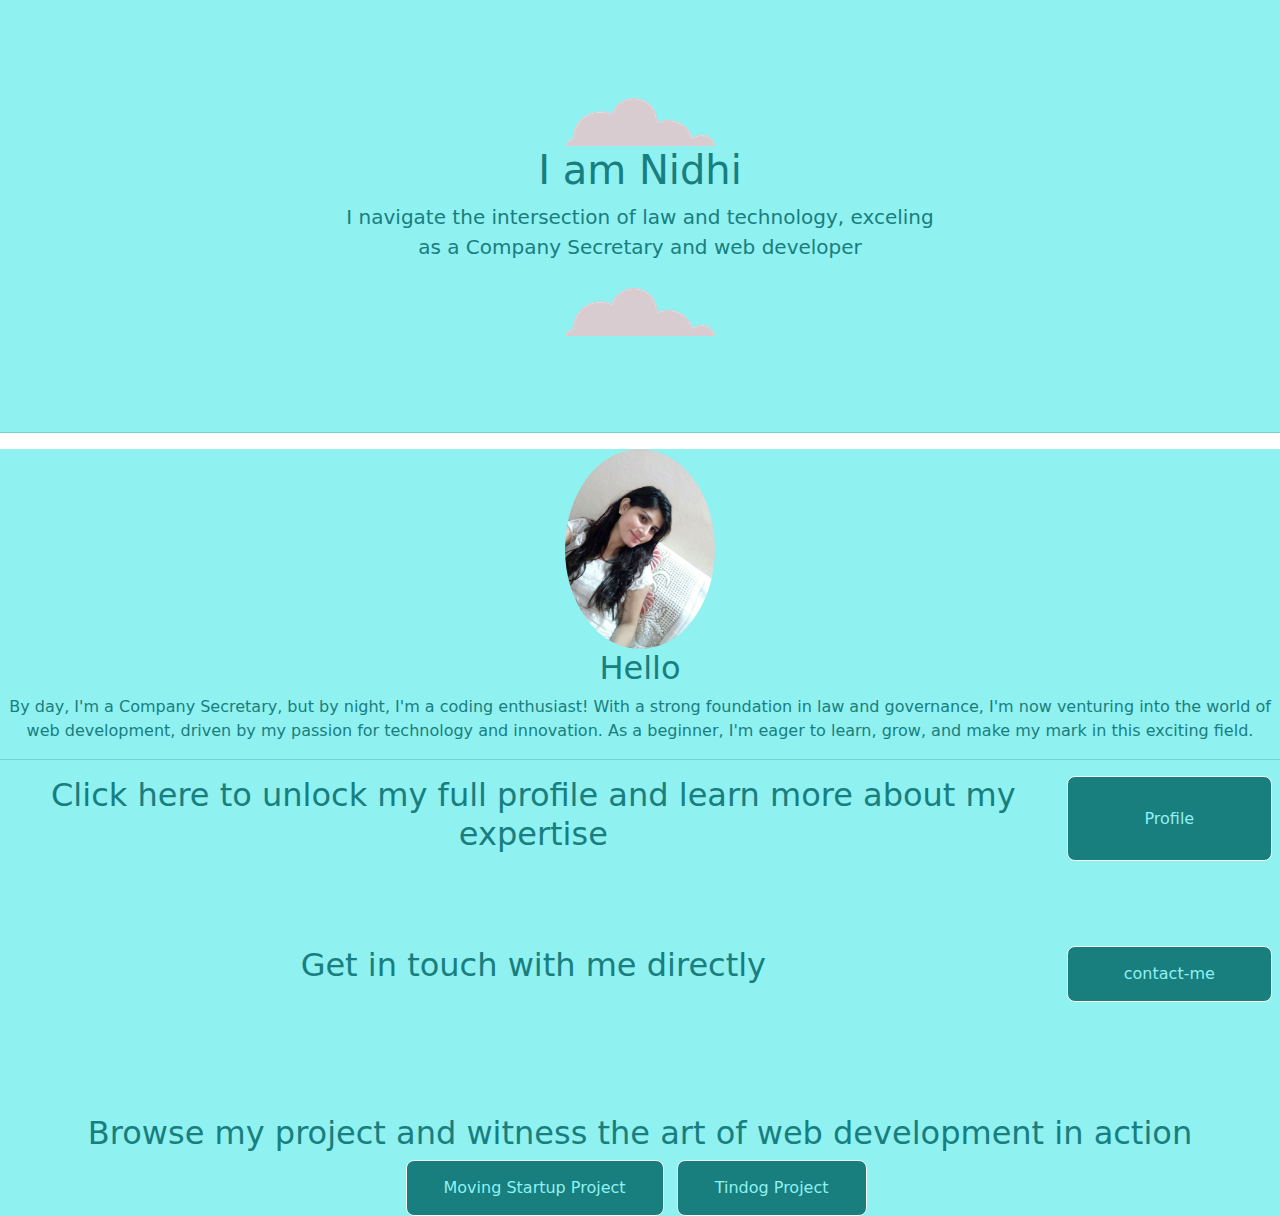
<file: index.html>
<!DOCTYPE html>
<html lang="en">
    <head>
        <meta charset="UTF-8">
        <meta name="viewport" content="width=device-width, initial-scale=1.0">
        <Title> Nidhi Shastri</Title>
        <link href="https://cdn.jsdelivr.net/npm/bootstrap@5.3.3/dist/css/bootstrap.min.css" rel="stylesheet" integrity="sha384-QWTKZyjpPEjISv5WaRU9OFeRpok6YctnYmDr5pNlyT2bRjXh0JMhjY6hW+ALEwIH" crossorigin="anonymous">
        <link rel="stylesheet" href="./style.css">
      </head>

    <body>
      <div class="Top">
        <div class="px-4 py-5 my-5 text-center">
          <img src="./asset/cloud.png" alt="cloud">
            <h1>I am Nidhi</h1>
            <div class="col-lg-6 mx-auto">
              <p class="lead mb-4"> I navigate the intersection of law and technology, exceling as a Company Secretary and web developer </p>
              <img  src="./asset/cloud.png" alt="cloud">        
            </div>
            </div>
            <hr>
        </div>    
      </div>
      <div class="middle">
        <div class="profile">
          <img class="photo" src="./asset/Nidhi_photo.jpeg" alt="Nidhi_photo" height="200px 200px">
          <h2>Hello</h2>
          <p class="intro">By day, I'm a Company Secretary, but by night, I'm a coding enthusiast! With a strong foundation in law and governance, 
            I'm now venturing into the world of web development, driven by my passion for technology and innovation. As a beginner, I'm eager to learn, grow, and make my mark in this exciting field.</p>
        </div>
        <hr>
       <div class="Resume">
        <h2>Click here to unlock my full profile and learn more about my expertise</h2>
        <button type="button" class="btn btn-primary btn-lg px-4 me-md-2 btn-light">
          <a class="btn" href="./public/index.html">Profile</a> 
        </button>
        <br>     
       </div>
       <div class="contact-me">
        <h2>Get in touch with me directly</h2>
        <button type="button" class="btn btn-primary btn-lg px-4 me-md-2 btn-light">
        <a class="btn" href="./public/contact.html">contact-me</a>
      </button>
      </div>
       <div clas="projects">
            <h2>Browse my project and witness the art of web development in action</h2>
            <button type="button" class="btn btn-primary btn-lg px-4 me-md-2 btn-light">
              <a class="btn" href="./public/11.2 Bootstrap Components/index.html">Moving Startup Project </a>
            </button>
            <button type="button" class="btn btn-primary btn-lg px-4 me-md-2 btn-light">
              <a class="btn" href="./public/11.3 TinDog Project/index.html"> Tindog Project </a>
            </button>
              </div>
            </div>
        </div> 
</body>
</html>
</file>
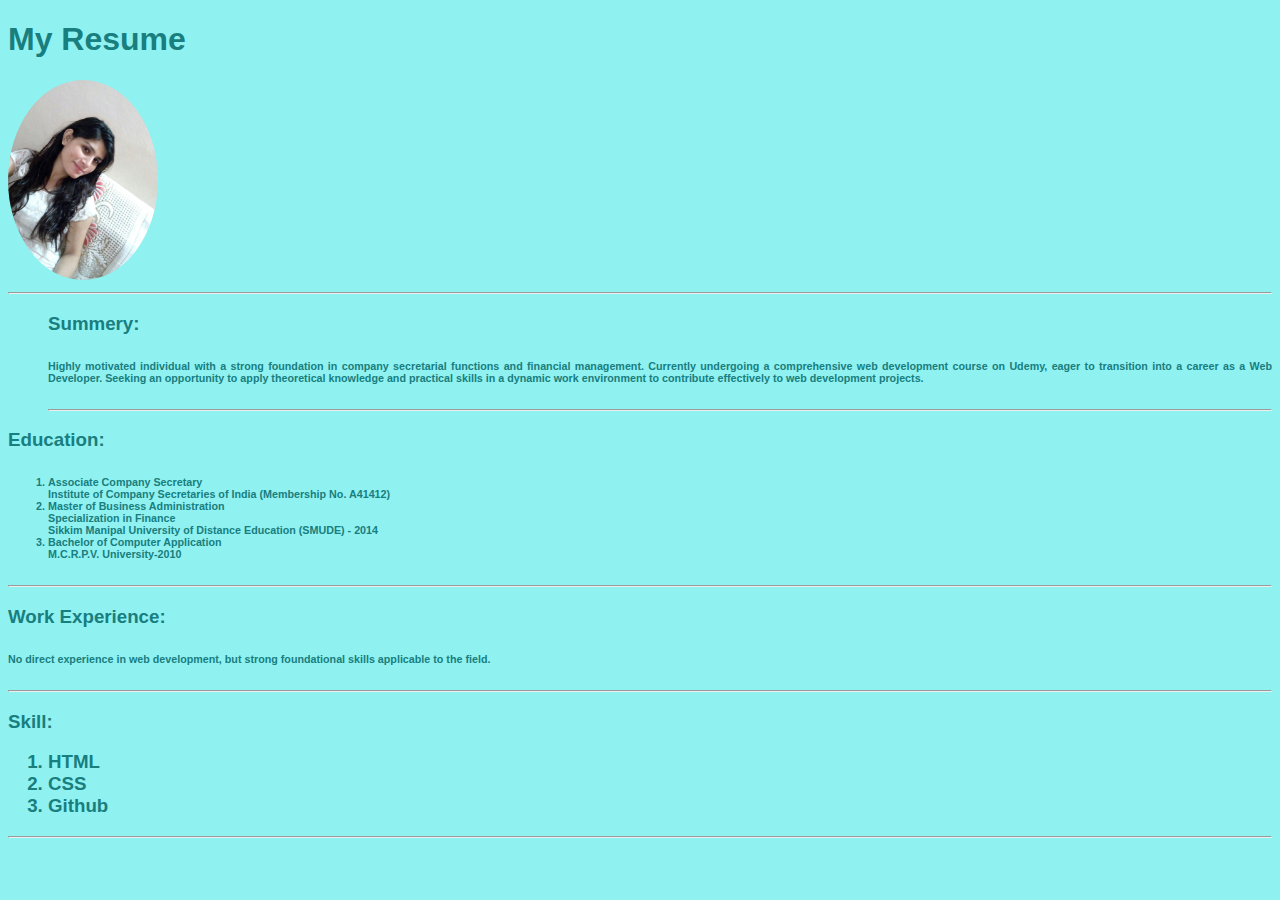
<file: public/index.html>
<!DOCTYPE html>
<html lang="en">
<meta charset="UTF-8">
<link rel="stylesheet" href="./resume.css">
<head>
    <meta charset="UTF-8">
<div class="container">
    <h1>My Resume</h1>
    <img class= "photo" src="../asset/Nidhi_photo.jpeg" alt="photo" height=200>
<hr>
</head>
<body>
<ul>
    <div class="Summery">
<h3>Summery:
<h6>Highly motivated individual with a strong foundation in company secretarial functions and financial management. Currently undergoing a comprehensive web development course on Udemy, eager to transition into a career as a Web Developer. Seeking an opportunity to apply theoretical knowledge and practical skills in a dynamic work environment to contribute effectively to web development projects.</h6>
</h3></div><hr>
</div>
<div class="education">
<h3>Education:
    <h6>
        <ol>
             <li>Associate Company Secretary<br/>
        Institute of Company Secretaries of India (Membership No. A41412)
             </li>
            <li>Master of Business Administration<br/>
            Specialization in Finance<br/>
            Sikkim Manipal University of Distance Education (SMUDE) - 2014
            </li>
            <li>Bachelor of Computer Application <br/>
                M.C.R.P.V. University-2010
            </li>
        </ol>
    </h6>
</h3><hr>
</div>
<div class="workexperience">
    <h3>Work Experience:
    <h6>No direct experience in web development, but strong foundational skills applicable to the field.
    </h6><hr>
</h3>
</div>
<div class="skills">
<h3>Skill:
    <ol>
        <li>HTML</li>
        <li>CSS</li>
        <li>Github</li>
    </ol>
</h3><hr>
</div>
</div>
</body>
</file>
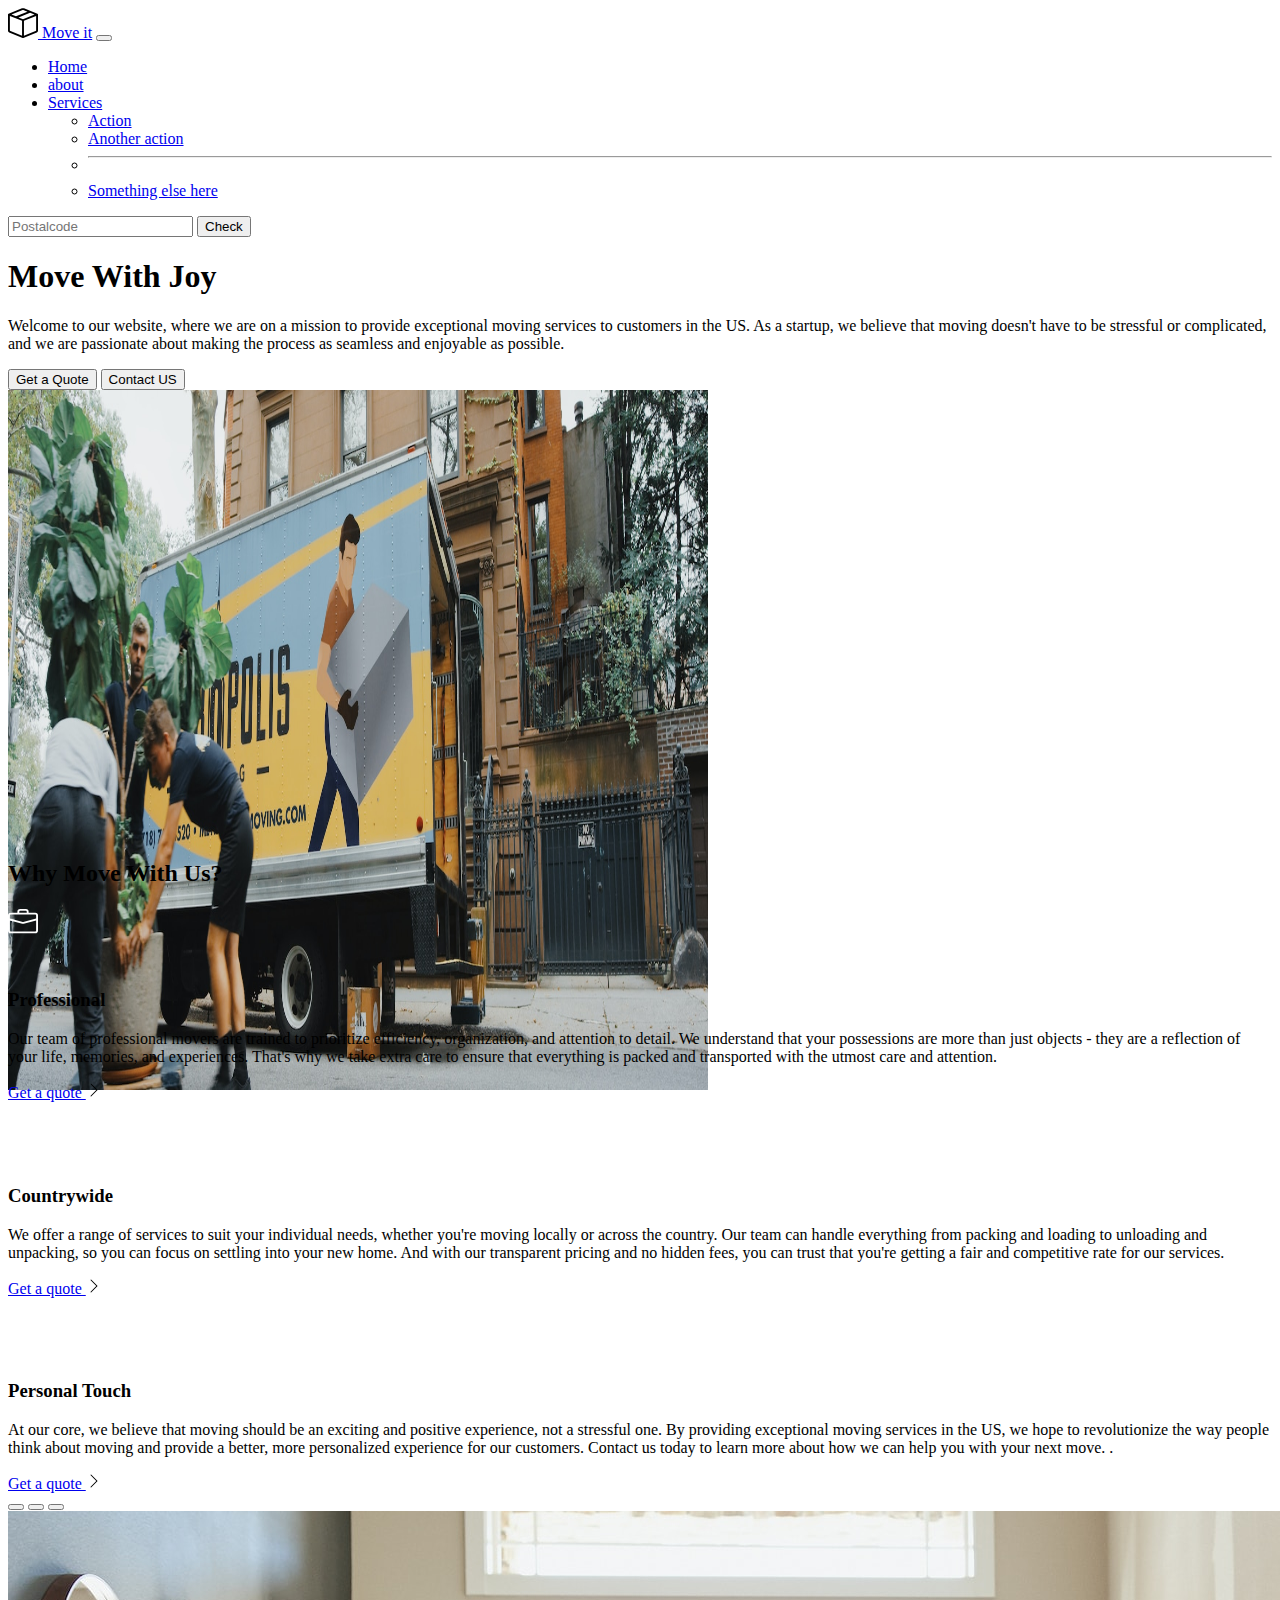
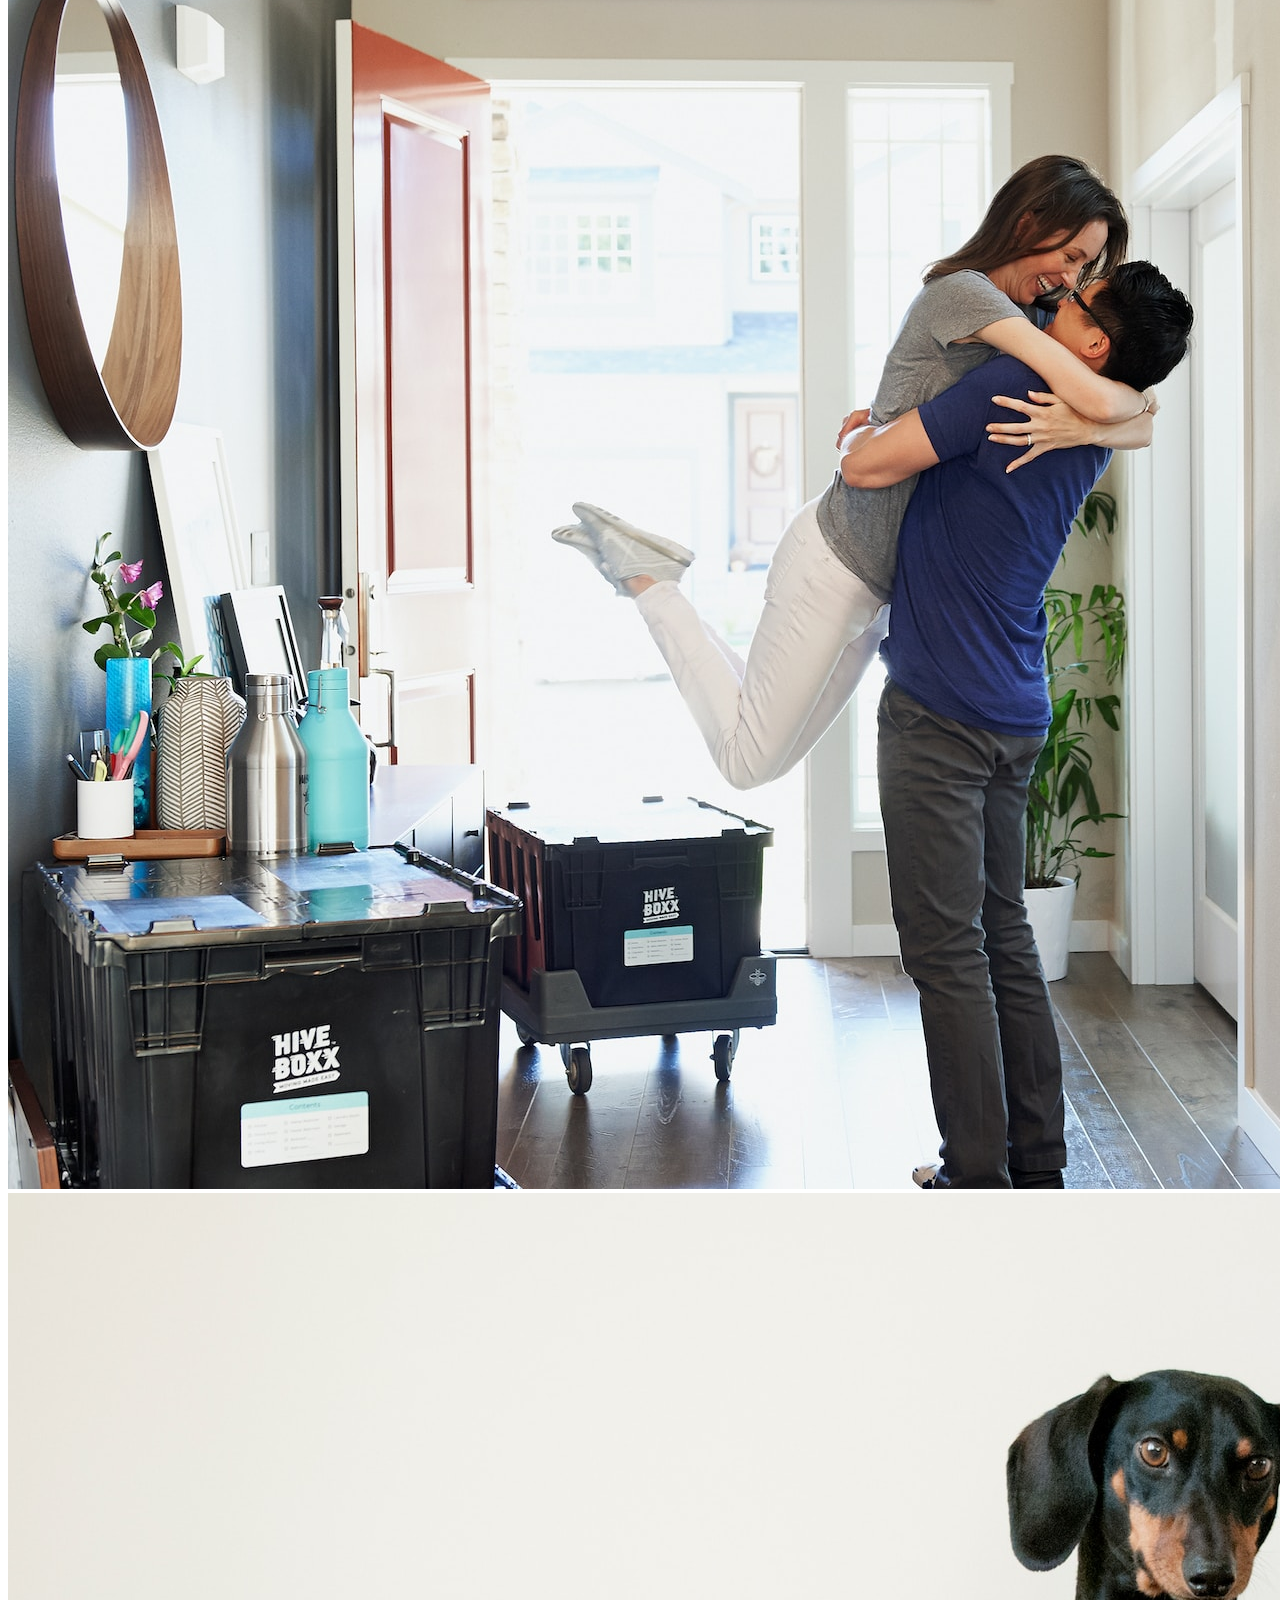
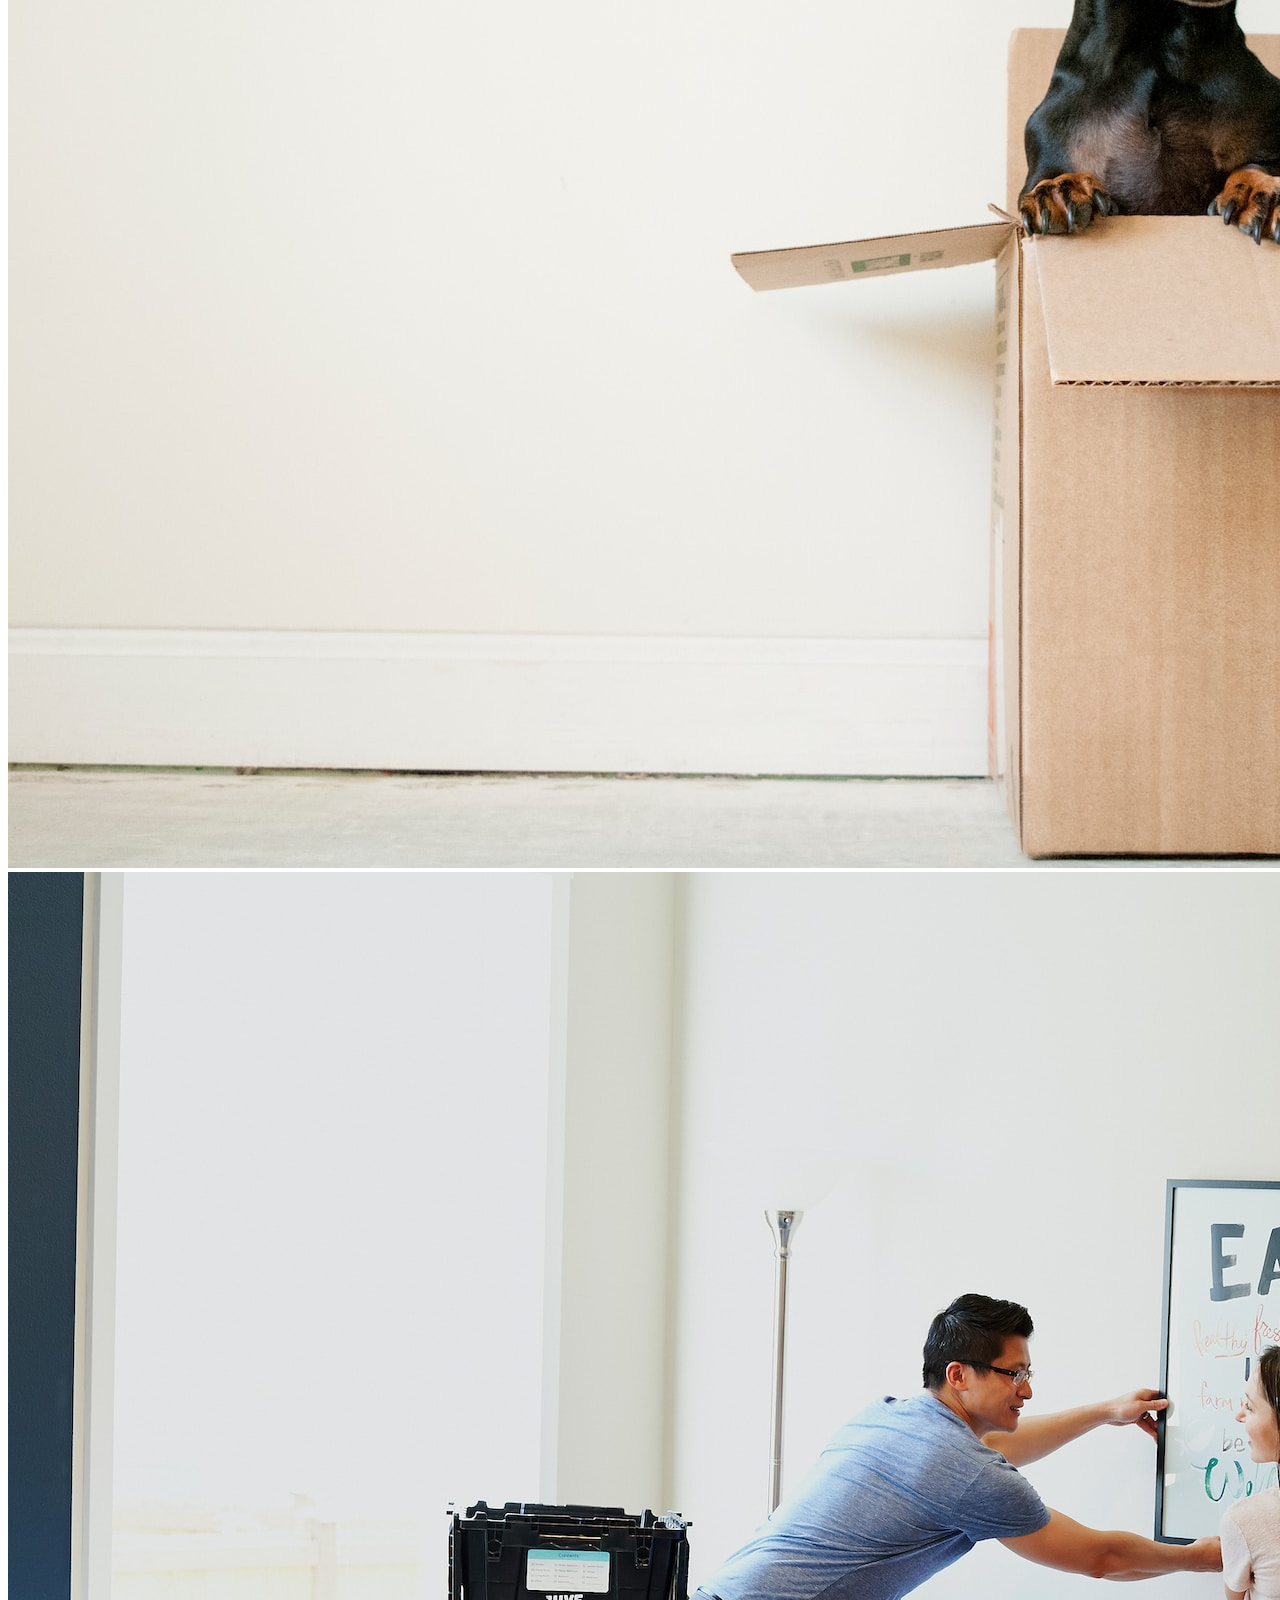
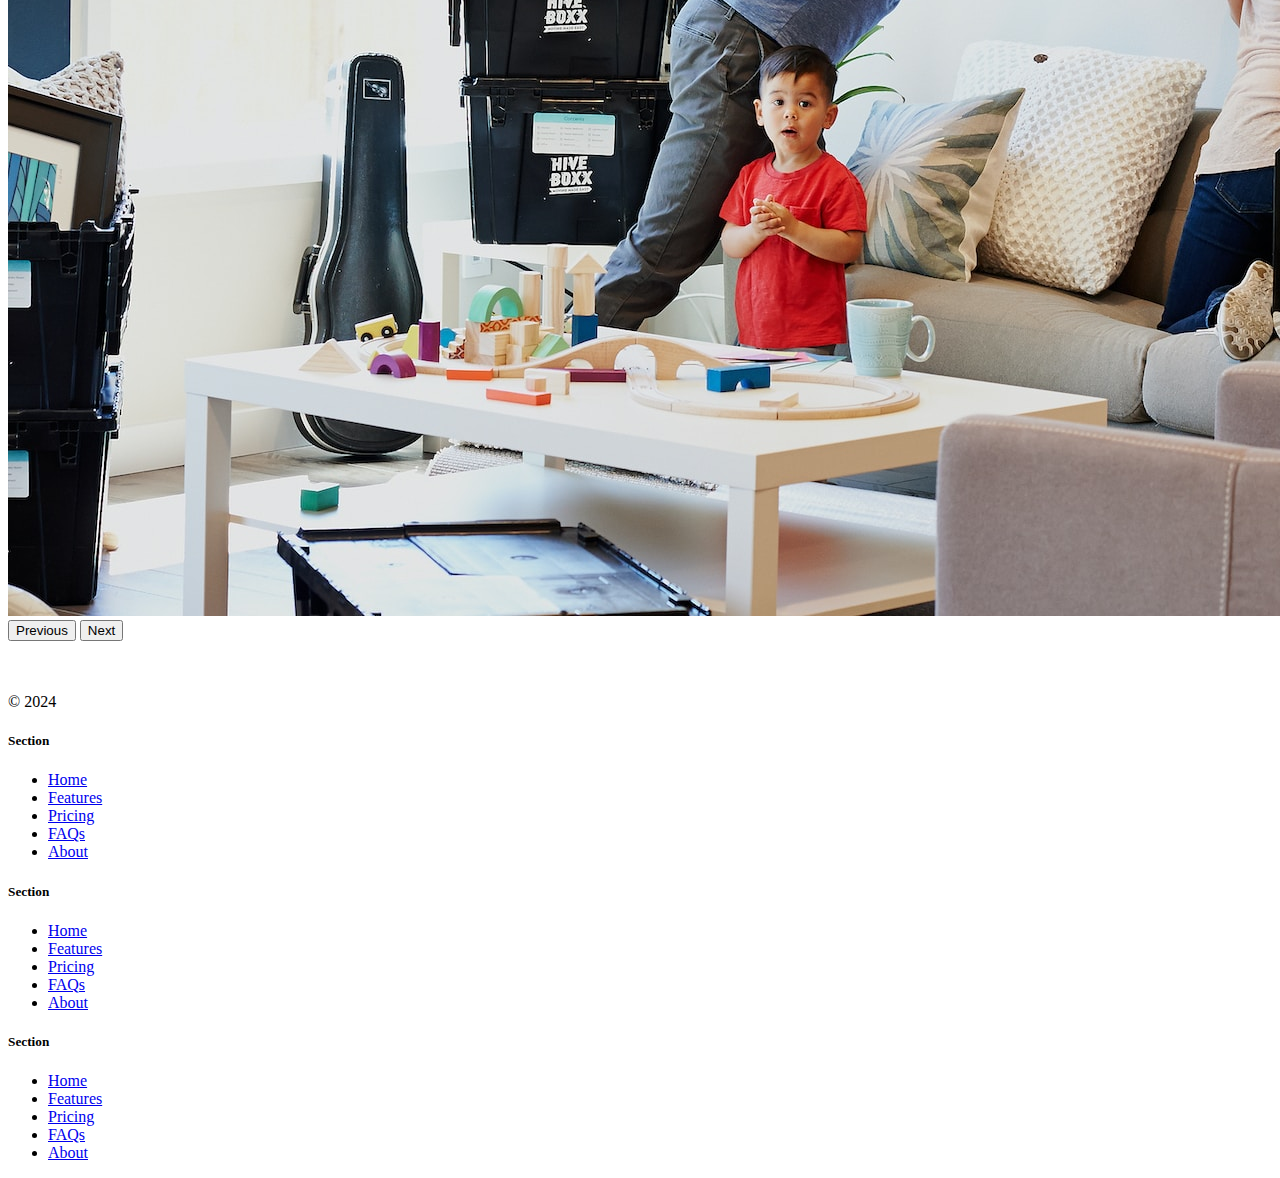
<file: public/11.2 Bootstrap Components/index.html>
<!DOCTYPE html>
<html lang="en">

<head>
  <meta charset="UTF-8">
  <meta name="viewport" content="width=device-width, initial-scale=1.0">
  <title>Moving startup</title>
  <link href="https://cdn.jsdelivr.net/npm/bootstrap@5.3.0-alpha2/dist/css/bootstrap.min.css" rel="stylesheet"
    integrity="sha384-aFq/bzH65dt+w6FI2ooMVUpc+21e0SRygnTpmBvdBgSdnuTN7QbdgL+OapgHtvPp" crossorigin="anonymous">
  <style>
    .feature-icon {
    width: 4rem;
    height: 4rem;
    border-radius: .75rem;
}
  </style>
</head>

<body>

  <nav class="navbar navbar-expand-lg bg-body-tertiary">
    <div class="container-fluid">
      <a class="navbar-brand" href="#"><img src="./box-seam.svg" height="30"> Move it</a>
      <button class="navbar-toggler" type="button" data-bs-toggle="collapse" data-bs-target="#navbarSupportedContent" aria-controls="navbarSupportedContent" aria-expanded="false" aria-label="Toggle navigation">
        <span class="navbar-toggler-icon"></span>
      </button>
      <div class="collapse navbar-collapse" id="navbarSupportedContent">
        <ul class="navbar-nav me-auto mb-2 mb-lg-0">
          <li class="nav-item">
            <a class="nav-link active" aria-current="page" href="#">Home</a>
          </li>
          <li class="nav-item">
            <a class="nav-link" href="#">about</a>
          </li>
          <li class="nav-item dropdown">
            <a class="nav-link dropdown-toggle" href="#" role="button" data-bs-toggle="dropdown" aria-expanded="false">
              Services
            </a>
            <ul class="dropdown-menu">
              <li><a class="dropdown-item" href="#">Action</a></li>
              <li><a class="dropdown-item" href="#">Another action</a></li>
              <li><hr class="dropdown-divider"></li>
              <li><a class="dropdown-item" href="#">Something else here</a></li>
            </ul>
          </li>
          
        </ul>
        <form class="d-flex" role="search">
          <input class="form-control me-2" type="search" placeholder="Postalcode" aria-label="Search">
          <button class="btn btn-outline-success" type="submit">Check</button>
        </form>
      </div>
    </div>
  </nav>
  <div class="px-4 pt-5 my-5 text-center border-bottom">
    <h1 class="display-4 fw-bold text-body-emphasis">Move With Joy</h1>
    <div class="col-lg-6 mx-auto">
      <p class="lead mb-4">Welcome to our website, where we are on a mission to provide exceptional moving services to customers in the US. As a startup, we believe that moving doesn't have to be stressful or complicated, and we are passionate about making the process as seamless and enjoyable as possible.</p>
      <div class="d-grid gap-2 d-sm-flex justify-content-sm-center mb-5">
        <button type="button" class="btn btn-primary btn-lg px-4 me-sm-3">Get a Quote</button>
        <button type="button" class="btn btn-outline-secondary btn-lg px-4">Contact US</button>
      </div>
    </div>
    <div class="overflow-hidden" style="max-height: 50vh;">
      <div class="container px-5">
        <img src="./moving-van.jpg" class="img-fluid border rounded-3 shadow-lg mb-4" alt="a moving moving-van" width="700" height="700" loading="lazy">
      </div>
    </div>
  </div>
  <div class="container px-4 py-5" id="featured-3">
    <h2 class="pb-2 border-bottom">Why Move With Us?</h2>
    <div class="row g-4 py-5 row-cols-1 row-cols-lg-3">
      <div class="feature col">
        <div class="feature-icon d-inline-flex align-items-center justify-content-center text-bg-primary bg-gradient fs-2 mb-3">
         <img src="./briefcase.svg" alt="briefcase" height="30">
        </div>
        <h3 class="fs-2 text-body-emphasis">Professional</h3>
        <p>Our team of professional movers are trained to prioritize efficiency, organization, and attention to detail. We understand that your possessions are more than just objects - they are a reflection of your life, memories, and experiences. That's why we take extra care to ensure that everything is packed and transported with the utmost care and attention.
        </p>
        <a href="#" class="icon-link">
          Get a quote
          <img src="./chevron-right.svg" alt="chevron-right">
        </a>
      </div>
      <div class="feature col">
        <div class="feature-icon d-inline-flex align-items-center justify-content-center text-bg-primary bg-gradient fs-2 mb-3">
         <img src="./bus-front.svg" alt="bus-front" height="30">
        </div>
        <h3 class="fs-2 text-body-emphasis">Countrywide</h3>
        <p>We offer a range of services to suit your individual needs, whether you're moving locally or across the country. Our team can handle everything from packing and loading to unloading and unpacking, so you can focus on settling into your new home. And with our transparent pricing and no hidden fees, you can trust that you're getting a fair and competitive rate for our services.
        </p>
        <a href="#" class="icon-link">
          Get a quote
          <img src="./chevron-right.svg" alt="chevron-right">
        </a>
      </div>
      <div class="feature col">
        <div class="feature-icon d-inline-flex align-items-center justify-content-center text-bg-primary bg-gradient fs-2 mb-3">
        <img src="./chat-square-heart.svg" alt="a=chat-square-heart" height="30">
        </div>
        <h3 class="fs-2 text-body-emphasis">Personal Touch</h3>
        <p>At our core, we believe that moving should be an exciting and positive experience, not a stressful one. By providing exceptional moving services in the US, we hope to revolutionize the way people think about moving and provide a better, more personalized experience for our customers. Contact us today to learn more about how we can help you with your next move.
          .</p>
        <a href="#" class="icon-link">
          Get a quote
          <img src="./chevron-right.svg" alt="chevron-right">
        </a>
      </div>
    </div>
  </div>
  <div class="container">
  <div id="carouselExampleIndicators" class="carousel slide">
    <div class="carousel-indicators">
      <button type="button" data-bs-target="#carouselExampleIndicators" data-bs-slide-to="0" class="active" aria-current="true" aria-label="Slide 1"></button>
      <button type="button" data-bs-target="#carouselExampleIndicators" data-bs-slide-to="1" aria-label="Slide 2"></button>
      <button type="button" data-bs-target="#carouselExampleIndicators" data-bs-slide-to="2" aria-label="Slide 3"></button>
    </div>
    <div class="carousel-inner">
      <div class="carousel-item active">
        <img src="./couple.jpg" class="d-block w-100" alt=" couple">
      </div>
      <div class="carousel-item">
        <img src="./dog.jpg" class="d-block w-100" alt="a dog in box">
      </div>
      <div class="carousel-item">
        <img src="./family.jpg" class="d-block w-100" alt="a family">
      </div>
    </div>
    <button class="carousel-control-prev" type="button" data-bs-target="#carouselExampleIndicators" data-bs-slide="prev">
      <span class="carousel-control-prev-icon" aria-hidden="true"></span>
      <span class="visually-hidden">Previous</span>
    </button>
    <button class="carousel-control-next" type="button" data-bs-target="#carouselExampleIndicators" data-bs-slide="next">
      <span class="carousel-control-next-icon" aria-hidden="true"></span>
      <span class="visually-hidden">Next</span>
    </button>
  </div>  
</div>
<div class="container">
  <footer class="row row-cols-1 row-cols-sm-2 row-cols-md-5 py-5 my-5 border-top">
    <div class="col mb-3">
      <a href="/" class="d-flex align-items-center mb-3 link-body-emphasis text-decoration-none">
        <svg class="bi me-2" width="40" height="32"><use xlink:href="#bootstrap"></use></svg>
      </a>
      <p class="text-body-secondary">© 2024</p>
    </div>

    <div class="col mb-3">

    </div>

    <div class="col mb-3">
      <h5>Section</h5>
      <ul class="nav flex-column">
        <li class="nav-item mb-2"><a href="#" class="nav-link p-0 text-body-secondary">Home</a></li>
        <li class="nav-item mb-2"><a href="#" class="nav-link p-0 text-body-secondary">Features</a></li>
        <li class="nav-item mb-2"><a href="#" class="nav-link p-0 text-body-secondary">Pricing</a></li>
        <li class="nav-item mb-2"><a href="#" class="nav-link p-0 text-body-secondary">FAQs</a></li>
        <li class="nav-item mb-2"><a href="#" class="nav-link p-0 text-body-secondary">About</a></li>
      </ul>
    </div>

    <div class="col mb-3">
      <h5>Section</h5>
      <ul class="nav flex-column">
        <li class="nav-item mb-2"><a href="#" class="nav-link p-0 text-body-secondary">Home</a></li>
        <li class="nav-item mb-2"><a href="#" class="nav-link p-0 text-body-secondary">Features</a></li>
        <li class="nav-item mb-2"><a href="#" class="nav-link p-0 text-body-secondary">Pricing</a></li>
        <li class="nav-item mb-2"><a href="#" class="nav-link p-0 text-body-secondary">FAQs</a></li>
        <li class="nav-item mb-2"><a href="#" class="nav-link p-0 text-body-secondary">About</a></li>
      </ul>
    </div>

    <div class="col mb-3">
      <h5>Section</h5>
      <ul class="nav flex-column">
        <li class="nav-item mb-2"><a href="#" class="nav-link p-0 text-body-secondary">Home</a></li>
        <li class="nav-item mb-2"><a href="#" class="nav-link p-0 text-body-secondary">Features</a></li>
        <li class="nav-item mb-2"><a href="#" class="nav-link p-0 text-body-secondary">Pricing</a></li>
        <li class="nav-item mb-2"><a href="#" class="nav-link p-0 text-body-secondary">FAQs</a></li>
        <li class="nav-item mb-2"><a href="#" class="nav-link p-0 text-body-secondary">About</a></li>
      </ul>
    </div>
  </footer>
</div>






  <script src="https://cdn.jsdelivr.net/npm/@popperjs/core@2.11.8/dist/umd/popper.min.js" integrity="sha384-I7E8VVD/ismYTF4hNIPjVp/Zjvgyol6VFvRkX/vR+Vc4jQkC+hVqc2pM8ODewa9r" crossorigin="anonymous"></script>
<script src="https://cdn.jsdelivr.net/npm/bootstrap@5.3.3/dist/js/bootstrap.min.js" integrity="sha384-0pUGZvbkm6XF6gxjEnlmuGrJXVbNuzT9qBBavbLwCsOGabYfZo0T0to5eqruptLy" crossorigin="anonymous"></script>
</body>

</html>
</file>
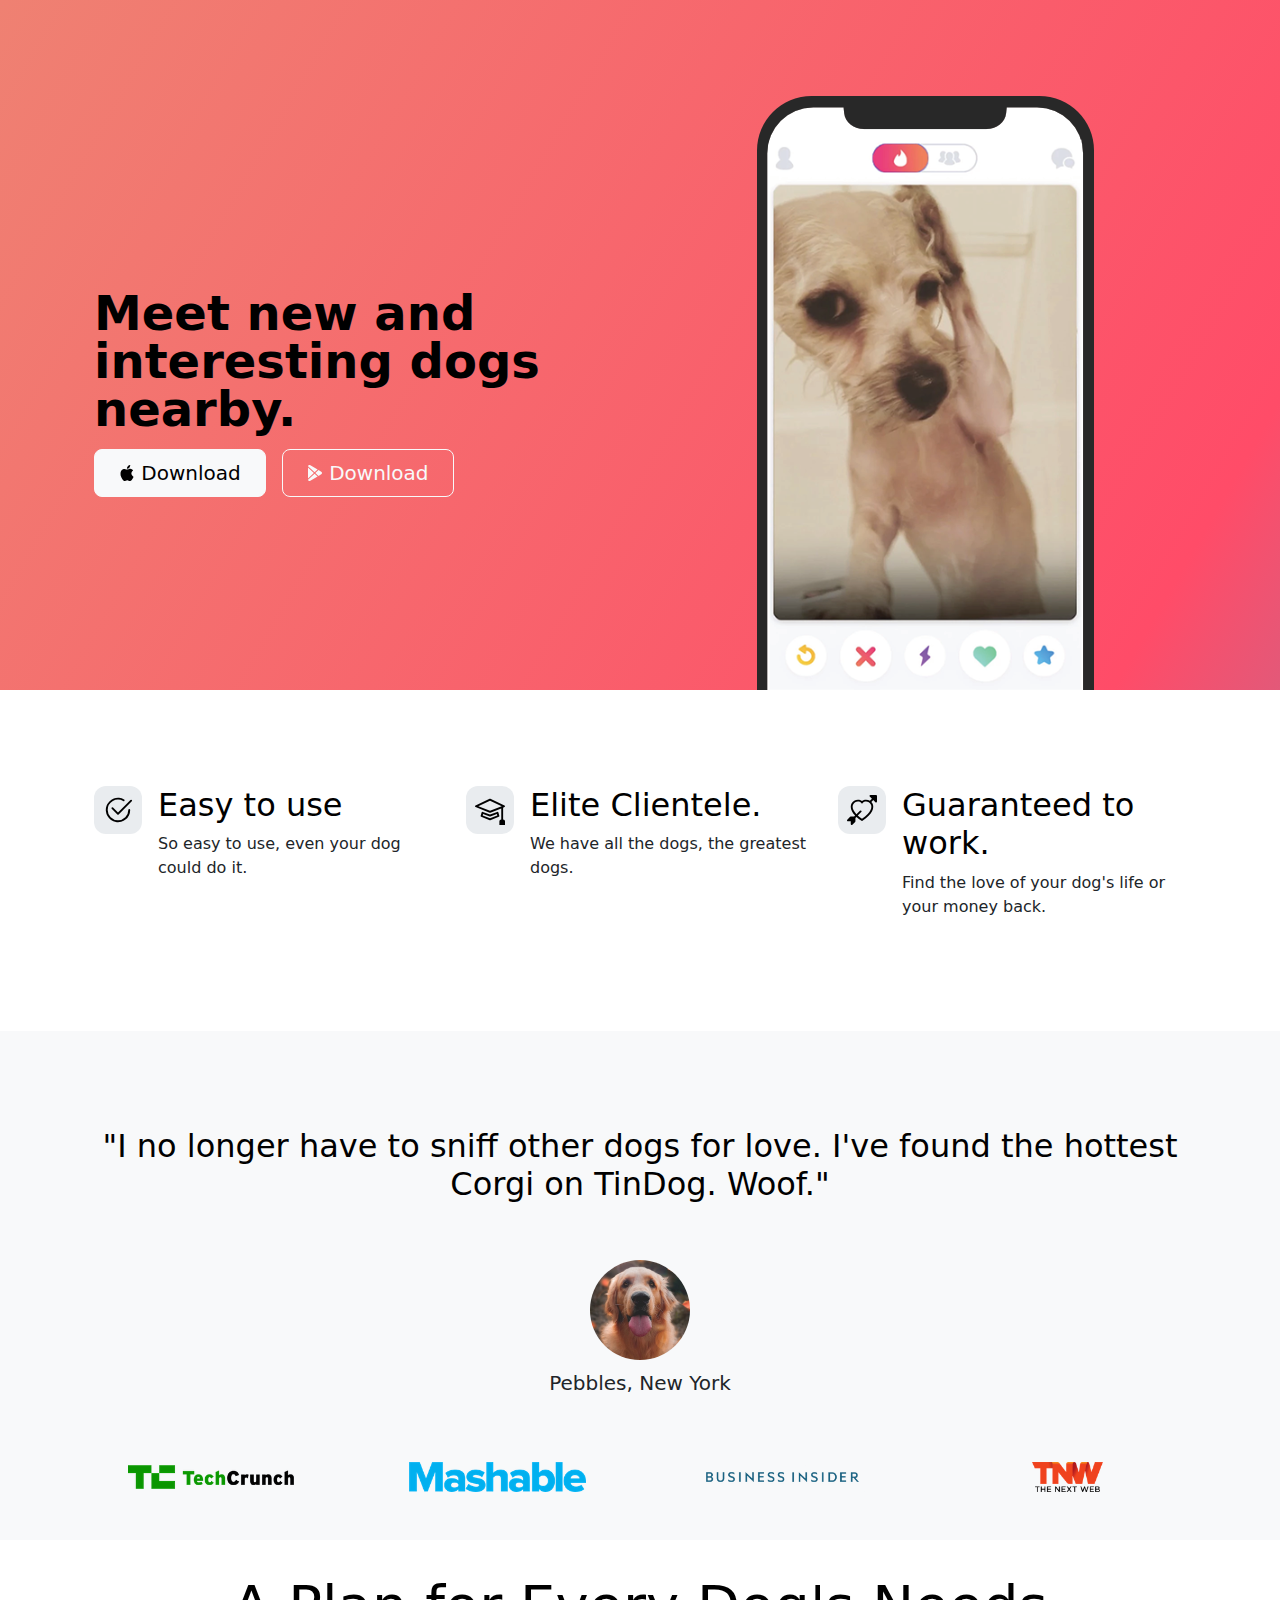
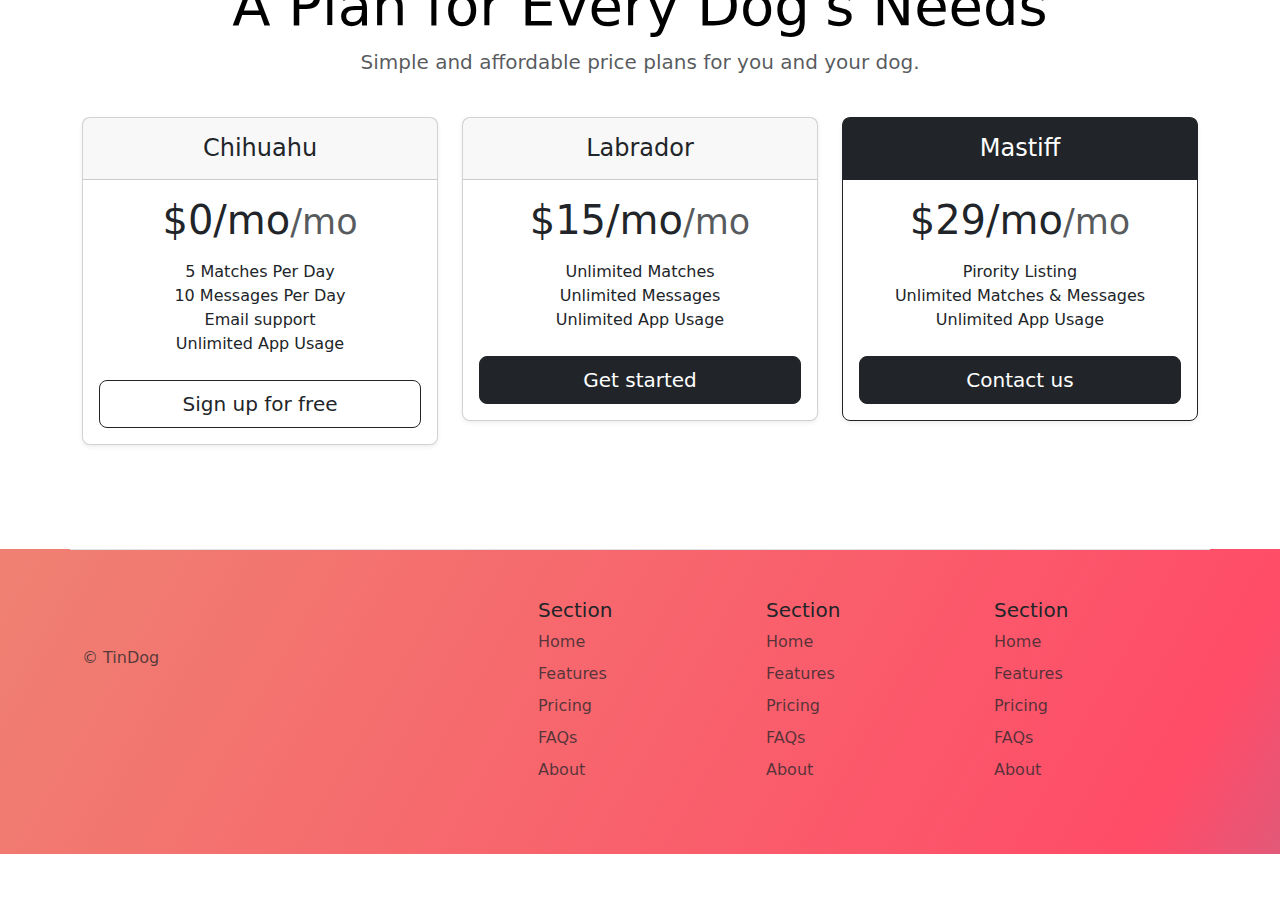
<file: public/11.3 TinDog Project/index.html>
<!DOCTYPE html>
<html lang="en">

<head>
  <meta charset="UTF-8">
  <meta name="viewport" content="width=device-width, initial-scale=1.0">
  <title>TinDog</title>
  <link href="https://cdn.jsdelivr.net/npm/bootstrap@5.3.3/dist/css/bootstrap.min.css" rel="stylesheet" integrity="sha384-QWTKZyjpPEjISv5WaRU9OFeRpok6YctnYmDr5pNlyT2bRjXh0JMhjY6hW+ALEwIH" crossorigin="anonymous">
<link rel="stylesheet" href="./style.css">
</head>

<body>

  <!-- Title -->
  <section id="title" class="gradient-background">
    <div class="container col-xxl-8 px-4 pt-5">
      <div class="row flex-lg-row-reverse align-items-center g-5 pt-5">
        <div class="col-10 col-sm-8 col-lg-6">
          <img src="./images/iphone.png" class="d-block mx-lg-auto img-fluid" alt="Bootstrap Themes" height="200" loading="lazy">
        </div>
        <div class="col-lg-6">
          <h1 class="display-5 fw-bold text-body-emphasis lh-1 mb-3">Meet new and interesting dogs nearby.
          </h1>
            <div class="d-grid gap-2 d-md-flex justify-content-md-start">
            <button type="button" class="btn btn-primary btn-lg px-4 me-md-2 btn-light"><svg xmlns="http://www.w3.org/2000/svg" width="16" height="16" fill="currentColor" class="bi bi-apple mb-1" viewBox="0 0 16 16">
              <path d="M11.182.008C11.148-.03 9.923.023 8.857 1.18c-1.066 1.156-.902 2.482-.878 2.516.024.034 1.52.087 2.475-1.258.955-1.345.762-2.391.728-2.43Zm3.314 11.733c-.048-.096-2.325-1.234-2.113-3.422.212-2.189 1.675-2.789 1.698-2.854.023-.065-.597-.79-1.254-1.157a3.692 3.692 0 0 0-1.563-.434c-.108-.003-.483-.095-1.254.116-.508.139-1.653.589-1.968.607-.316.018-1.256-.522-2.267-.665-.647-.125-1.333.131-1.824.328-.49.196-1.422.754-2.074 2.237-.652 1.482-.311 3.83-.067 4.56.244.729.625 1.924 1.273 2.796.576.984 1.34 1.667 1.659 1.899.319.232 1.219.386 1.843.067.502-.308 1.408-.485 1.766-.472.357.013 1.061.154 1.782.539.571.197 1.111.115 1.652-.105.541-.221 1.324-1.059 2.238-2.758.347-.79.505-1.217.473-1.282Z" />
            </svg> Download
            </button>
            <button type="button" class="btn btn-outline-secondary btn-lg px-4 btn-outline-light">
              <svg xmlns="http://www.w3.org/2000/svg" width="16" height="16" fill="currentColor" class="bi bi-google-play mb-1" viewBox="0 0 16 16">
              <path d="M14.222 9.374c1.037-.61 1.037-2.137 0-2.748L11.528 5.04 8.32 8l3.207 2.96 2.694-1.586Zm-3.595 2.116L7.583 8.68 1.03 14.73c.201 1.029 1.36 1.61 2.303 1.055l7.294-4.295ZM1 13.396V2.603L6.846 8 1 13.396ZM1.03 1.27l6.553 6.05 3.044-2.81L3.333.215C2.39-.341 1.231.24 1.03 1.27Z" />
              </svg> Download</button>
          </div>
        </div>
      </div>
    </div>
  </section>
  <!-- Features -->
  <section id="features">
    <div class="container px-4 py-5" id="hanging-icons">
      <div class="row g-4 py-5 row-cols-1 row-cols-lg-3">
        <div class="col d-flex align-items-start">
          <div class="icon-square text-body-emphasis bg-body-secondary d-inline-flex align-items-center justify-content-center fs-4 flex-shrink-0 me-3">
            <svg xmlns="http://www.w3.org/2000/svg" height="30" fill="currentColor" class="bi bi-check2-circle"
             viewBox="0 0 16 16">
            <path d="M2.5 8a5.5 5.5 0 0 1 8.25-4.764.5.5 0 0 0 .5-.866A6.5 6.5 0 1 0 14.5 8a.5.5 0 0 0-1 0 5.5 5.5 0 1 1-11 0z" /><path
              d="M15.354 3.354a.5.5 0 0 0-.708-.708L8 9.293 5.354 6.646a.5.5 0 1 0-.708.708l3 3a.5.5 0 0 0 .708 0l7-7z" />
            </svg>  
          </div>
          <div>
            <h3 class="fs-2 text-body-emphasis">Easy to use </h3>
            <p>So easy to use, even your dog could do it.</p>
          </div>
        </div>
        <div class="col d-flex align-items-start">
          <div class="icon-square text-body-emphasis bg-body-secondary d-inline-flex align-items-center justify-content-center fs-4 flex-shrink-0 me-3">
            <svg xmlns="http://www.w3.org/2000/svg" height="30" fill="currentColor" class="bi bi-mortarboard" viewBox="0 0 16 16">
              <path d="M8.211 2.047a.5.5 0 0 0-.422 0l-7.5 3.5a.5.5 0 0 0 .025.917l7.5 3a.5.5 0 0 0 .372 0L14 7.14V13a1 1 0 0 0-1 1v2h3v-2a1 1 0 0 0-1-1V6.739l.686-.275a.5.5 0 0 0 .025-.917l-7.5-3.5ZM8 8.46 1.758 5.965 8 3.052l6.242 2.913L8 8.46Z"/>
              <path d="M4.176 9.032a.5.5 0 0 0-.656.327l-.5 1.7a.5.5 0 0 0 .294.605l4.5 1.8a.5.5 0 0 0 .372 0l4.5-1.8a.5.5 0 0 0 .294-.605l-.5-1.7a.5.5 0 0 0-.656-.327L8 10.466 4.176 9.032Zm-.068 1.873.22-.748 3.496 1.311a.5.5 0 0 0 .352 0l3.496-1.311.22.748L8 12.46l-3.892-1.556Z"/>
              </svg>
            </div>
          <div>
            <h3 class="fs-2 text-body-emphasis">Elite Clientele.</h3>
            <p>We have all the dogs, the greatest dogs.</p>
          </div>
        </div>
        <div class="col d-flex align-items-start">
          <div class="icon-square text-body-emphasis bg-body-secondary d-inline-flex align-items-center justify-content-center fs-4 flex-shrink-0 me-3">
            <svg xmlns="http://www.w3.org/2000/svg" height="30" fill="currentColor" class="bi bi-arrow-through-heart"
            viewBox="0 0 16 16">
            <path fill-rule="evenodd"
              d="M2.854 15.854A.5.5 0 0 1 2 15.5V14H.5a.5.5 0 0 1-.354-.854l1.5-1.5A.5.5 0 0 1 2 11.5h1.793l.53-.53c-.771-.802-1.328-1.58-1.704-2.32-.798-1.575-.775-2.996-.213-4.092C3.426 2.565 6.18 1.809 8 3.233c1.25-.98 2.944-.928 4.212-.152L13.292 2 12.147.854A.5.5 0 0 1 12.5 0h3a.5.5 0 0 1 .5.5v3a.5.5 0 0 1-.854.354L14 2.707l-1.006 1.006c.236.248.44.531.6.845.562 1.096.585 2.517-.213 4.092-.793 1.563-2.395 3.288-5.105 5.08L8 13.912l-.276-.182a21.86 21.86 0 0 1-2.685-2.062l-.539.54V14a.5.5 0 0 1-.146.354l-1.5 1.5Zm2.893-4.894A20.419 20.419 0 0 0 8 12.71c2.456-1.666 3.827-3.207 4.489-4.512.679-1.34.607-2.42.215-3.185-.817-1.595-3.087-2.054-4.346-.761L8 4.62l-.358-.368c-1.259-1.293-3.53-.834-4.346.761-.392.766-.464 1.845.215 3.185.323.636.815 1.33 1.519 2.065l1.866-1.867a.5.5 0 1 1 .708.708L5.747 10.96Z" />
            </svg>
        </div>
        <div>
            <h3 class="fs-2 text-body-emphasis">Guaranteed to work.</h3>
            <p>Find the love of your dog's life or your money back.</p>
        </div>
        </div>
      </div>
    </div>
  </section>
  <!-- Testimonial -->
  <section id="testimonial">
    <div class="p-5 text-center bg-body-tertiary">
      <div class="container py-5">
        <h2 class="text-body-emphasis"> "I no longer have to sniff other dogs for love. I've found the hottest Corgi on TinDog. Woof."</h2>
        <img class="profile-img mt-5" src="./images/dog-img.jpg" alt="dog image">   
        <p class="col-lg-8 mx-auto lead mt-2">
        Pebbles, New York
      </p>
      </div>
      <div class="container">
        <div class="row">
          <div class="col-lg-3 col-sm-12">
            <img src="./images/techcrunch.png" alt="techcrunch" height="30">
          </div>
          <div class="col-lg-3 col-sm-12">
            <img src="./images/mashable.png" alt="mashable" height="30">
          </div>
          <div class="col-lg-3 col-sm-12">
            <img src="./images/bizinsider.png" alt="bizinsider" height="30">
          </div>
          <div class="col-lg-3 col-sm-12">
            <img src="./images/tnw.png" alt="tnw" height="30">
          </div>
        </div>
      </div>
    </div>
  </div>
  </section>
  <!-- Pricing -->
  <section id="pricing">
    <div class="container py-3">
           <div class="pricing-header p-3 pb-md-4 mx-auto text-center">
          <h1 class="display-4 fw-normal text-body-emphasis">A Plan for Every Dog's Needs</h1>
          <p class="fs-5 text-body-secondary">Simple and affordable price plans for you and your dog.</p>
        </div>
         <div class="row row-cols-1 row-cols-md-3 mb-3 text-center">
          <div class="col">
            <div class="card mb-4 rounded-3 shadow-sm">
              <div class="card-header py-3">
                <h4 class="my-0 fw-normal">Chihuahu</h4>
              </div>
              <div class="card-body">
                <h1 class="card-title pricing-card-title">$0/mo<small class="text-body-secondary fw-light">/mo</small></h1>
                <ul class="list-unstyled mt-3 mb-4">
                  <li>5 Matches Per Day</li>
                  <li>10 Messages Per Day</li>
                  <li>Email support</li>
                  <li>Unlimited App Usage</li>
                </ul>
                <button type="button" class="w-100 btn btn-lg btn-outline-dark">Sign up for free</button>
              </div>
            </div>
          </div>
          <div class="col">
            <div class="card mb-4 rounded-3 shadow-sm">
              <div class="card-header py-3">
                <h4 class="my-0 fw-normal">Labrador</h4>
              </div>
              <div class="card-body">
                <h1 class="card-title pricing-card-title">$15/mo<small class="text-body-secondary fw-light">/mo</small></h1>
                <ul class="list-unstyled mt-3 mb-4">
                  <li>Unlimited Matches</li>
                  <li>Unlimited Messages</li>
                  <li>Unlimited App Usage</li>
                </ul>
                <button type="button" class="w-100 btn btn-lg btn-dark">Get started</button>
              </div>
            </div>
          </div>
          <div class="col">
            <div class="card mb-4 rounded-3 shadow-sm border-dark">
              <div class="card-header py-3 text-bg-dark border-dark">
                <h4 class="my-0 fw-normal">Mastiff</h4>
              </div>
              <div class="card-body">
                <h1 class="card-title pricing-card-title">$29/mo<small class="text-body-secondary fw-light">/mo</small></h1>
                <ul class="list-unstyled mt-3 mb-4">
                  <li>Pirority Listing</li>
                  <li>Unlimited Matches & Messages</li>
                  <li>Unlimited App Usage</li>
                </ul>
                <button type="button" class="w-100 btn btn-lg btn-dark">Contact us</button>
              </div>
            </div>
          </div>
        </div>
      </section>
  <!-- Footer -->
  <section id="footer" class="gradient-background">
    <div class="container">
      <footer class="row row-cols-1 row-cols-sm-2 row-cols-md-5 py-5 my-5 border-top">
        <div class="col mb-3">
          <a href="/" class="d-flex align-items-center mb-3 link-body-emphasis text-decoration-none">
            <svg class="bi me-2" width="40" height="32"><use xlink:href="#bootstrap"></use></svg>
          </a>
          <p class="text-body-secondary">© TinDog </p>
        </div>
    
        <div class="col mb-3">
    
        </div>
    
        <div class="col mb-3">
          <h5>Section</h5>
          <ul class="nav flex-column">
            <li class="nav-item mb-2"><a href="#" class="nav-link p-0 text-body-secondary">Home</a></li>
            <li class="nav-item mb-2"><a href="#" class="nav-link p-0 text-body-secondary">Features</a></li>
            <li class="nav-item mb-2"><a href="#" class="nav-link p-0 text-body-secondary">Pricing</a></li>
            <li class="nav-item mb-2"><a href="#" class="nav-link p-0 text-body-secondary">FAQs</a></li>
            <li class="nav-item mb-2"><a href="#" class="nav-link p-0 text-body-secondary">About</a></li>
          </ul>
        </div>
    
        <div class="col mb-3">
          <h5>Section</h5>
          <ul class="nav flex-column">
            <li class="nav-item mb-2"><a href="#" class="nav-link p-0 text-body-secondary">Home</a></li>
            <li class="nav-item mb-2"><a href="#" class="nav-link p-0 text-body-secondary">Features</a></li>
            <li class="nav-item mb-2"><a href="#" class="nav-link p-0 text-body-secondary">Pricing</a></li>
            <li class="nav-item mb-2"><a href="#" class="nav-link p-0 text-body-secondary">FAQs</a></li>
            <li class="nav-item mb-2"><a href="#" class="nav-link p-0 text-body-secondary">About</a></li>
          </ul>
        </div>
    
        <div class="col mb-3">
          <h5>Section</h5>
          <ul class="nav flex-column">
            <li class="nav-item mb-2"><a href="#" class="nav-link p-0 text-body-secondary">Home</a></li>
            <li class="nav-item mb-2"><a href="#" class="nav-link p-0 text-body-secondary">Features</a></li>
            <li class="nav-item mb-2"><a href="#" class="nav-link p-0 text-body-secondary">Pricing</a></li>
            <li class="nav-item mb-2"><a href="#" class="nav-link p-0 text-body-secondary">FAQs</a></li>
            <li class="nav-item mb-2"><a href="#" class="nav-link p-0 text-body-secondary">About</a></li>
          </ul>
        </div>
      </footer>
    </div>
  </section>




  <script src="https://cdn.jsdelivr.net/npm/bootstrap@5.3.3/dist/js/bootstrap.bundle.min.js" integrity="sha384-YvpcrYf0tY3lHB60NNkmXc5s9fDVZLESaAA55NDzOxhy9GkcIdslK1eN7N6jIeHz" crossorigin="anonymous"></script>
</body>

</html>
</file>
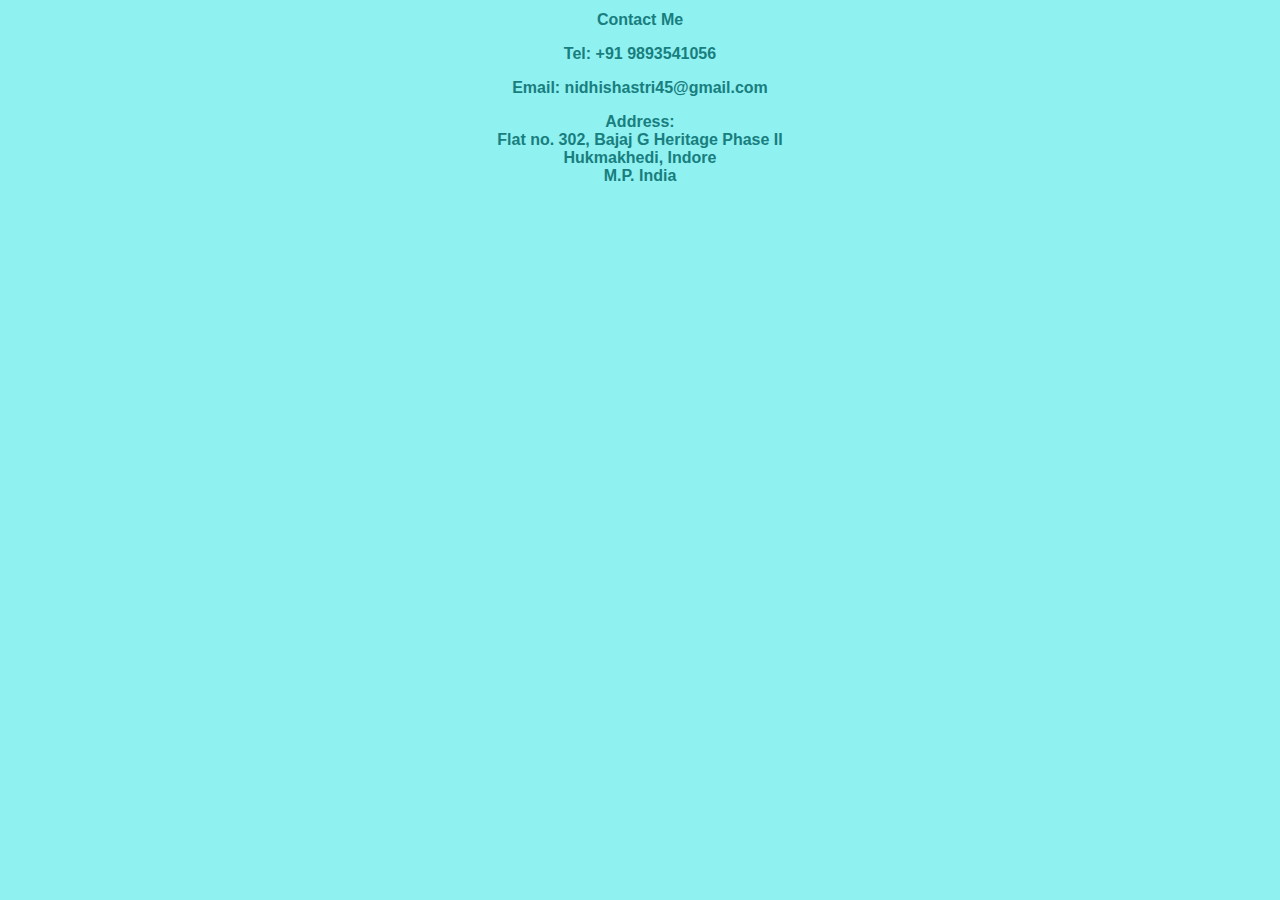
<file: public/contact.html>
<!DOCTYPE html>
<html lang="en">
    <head>
        <meta charset="UTF-8">
        <meta name="viewport" content="width=device-width, initial-scale=1.0">
        <Title>Contact</Title>
<style>
  *{ 
    background-color: rgb(144, 241, 241);
    font-family:Arial, Helvetica, sans-serif;
    font-size: 1rem;
    color: rgb(24, 126, 126);
    font-style: normal;
    font-weight: bold;
    display: flexbox;
    text-align: center;
    }
</style>
</head>
<body>
<h1>Contact Me</h1>
<h2>
<p>Tel: +91 9893541056</p>
<p>Email: nidhishastri45@gmail.com</p>
<p>Address: <br />
Flat no. 302, Bajaj G Heritage Phase II<br />
Hukmakhedi, Indore<br />
M.P. India <br />
</p>
</h2>
</body>
</html>
</file>
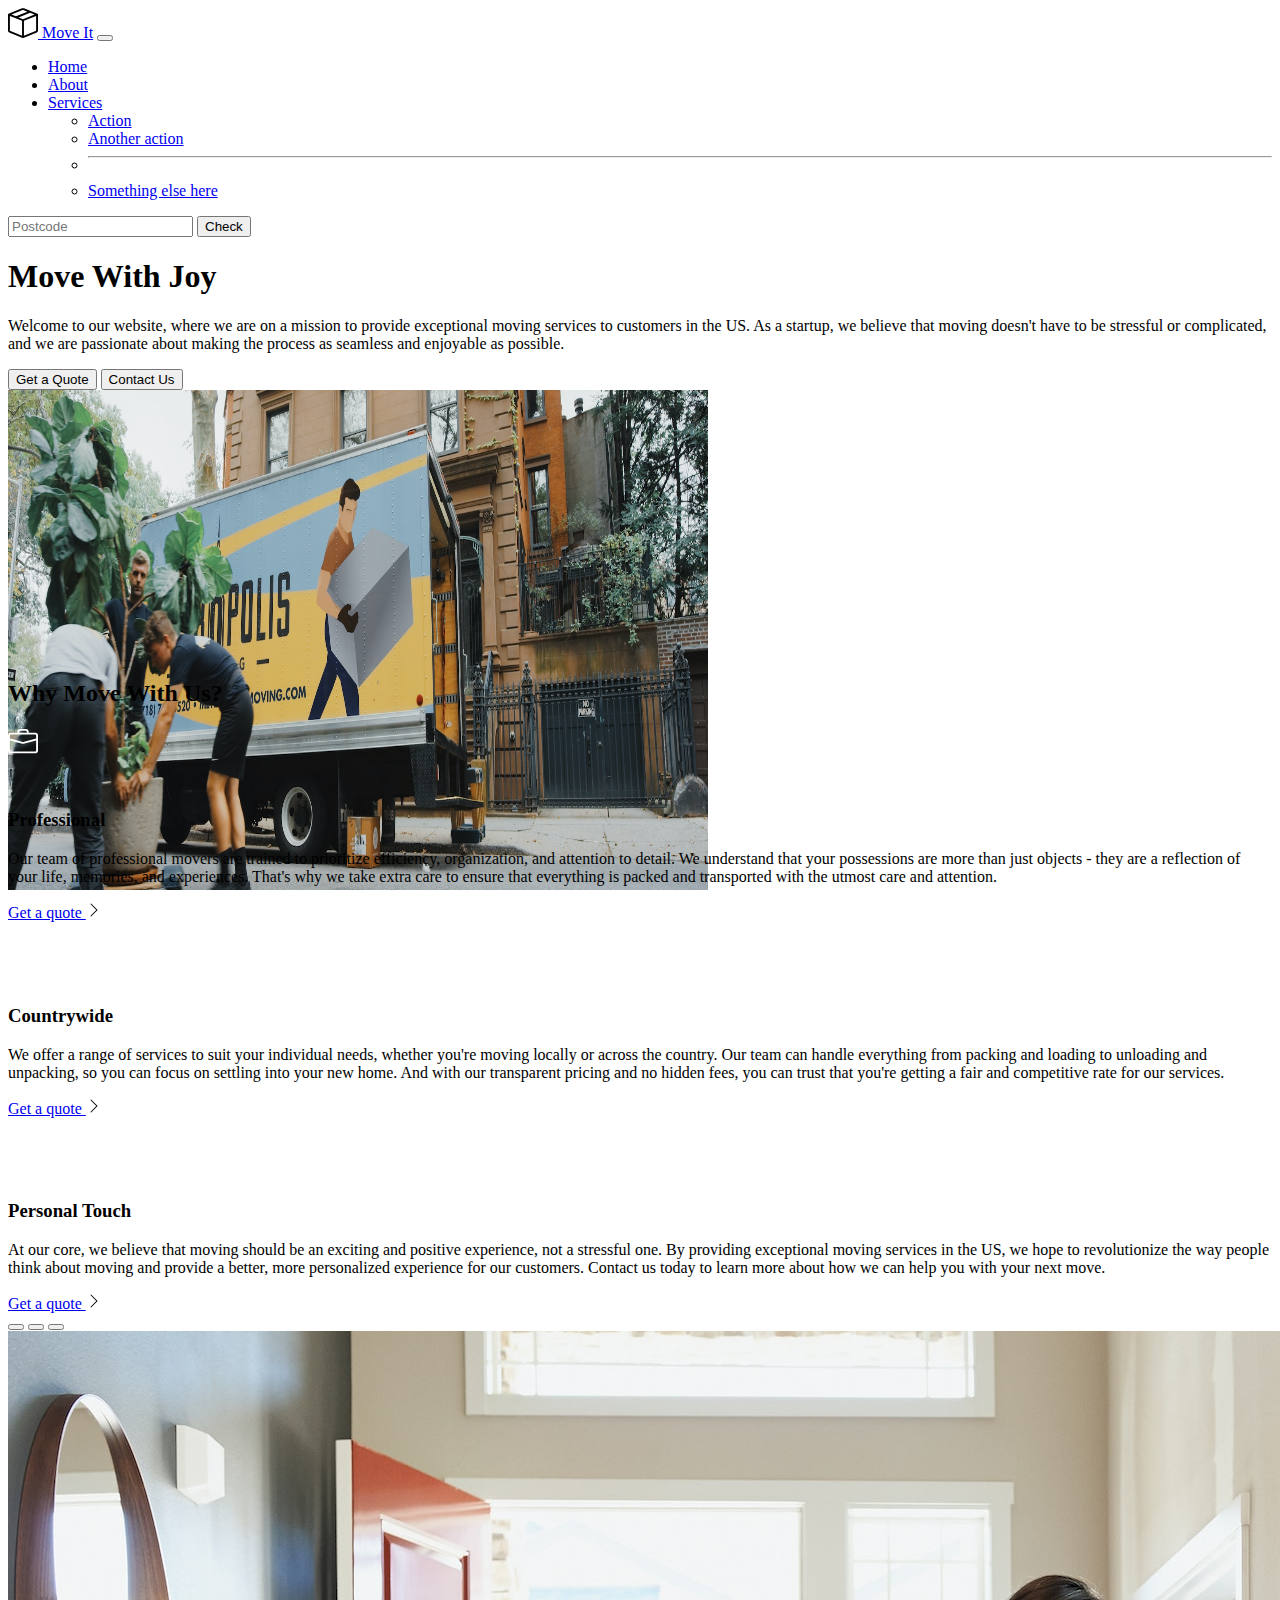
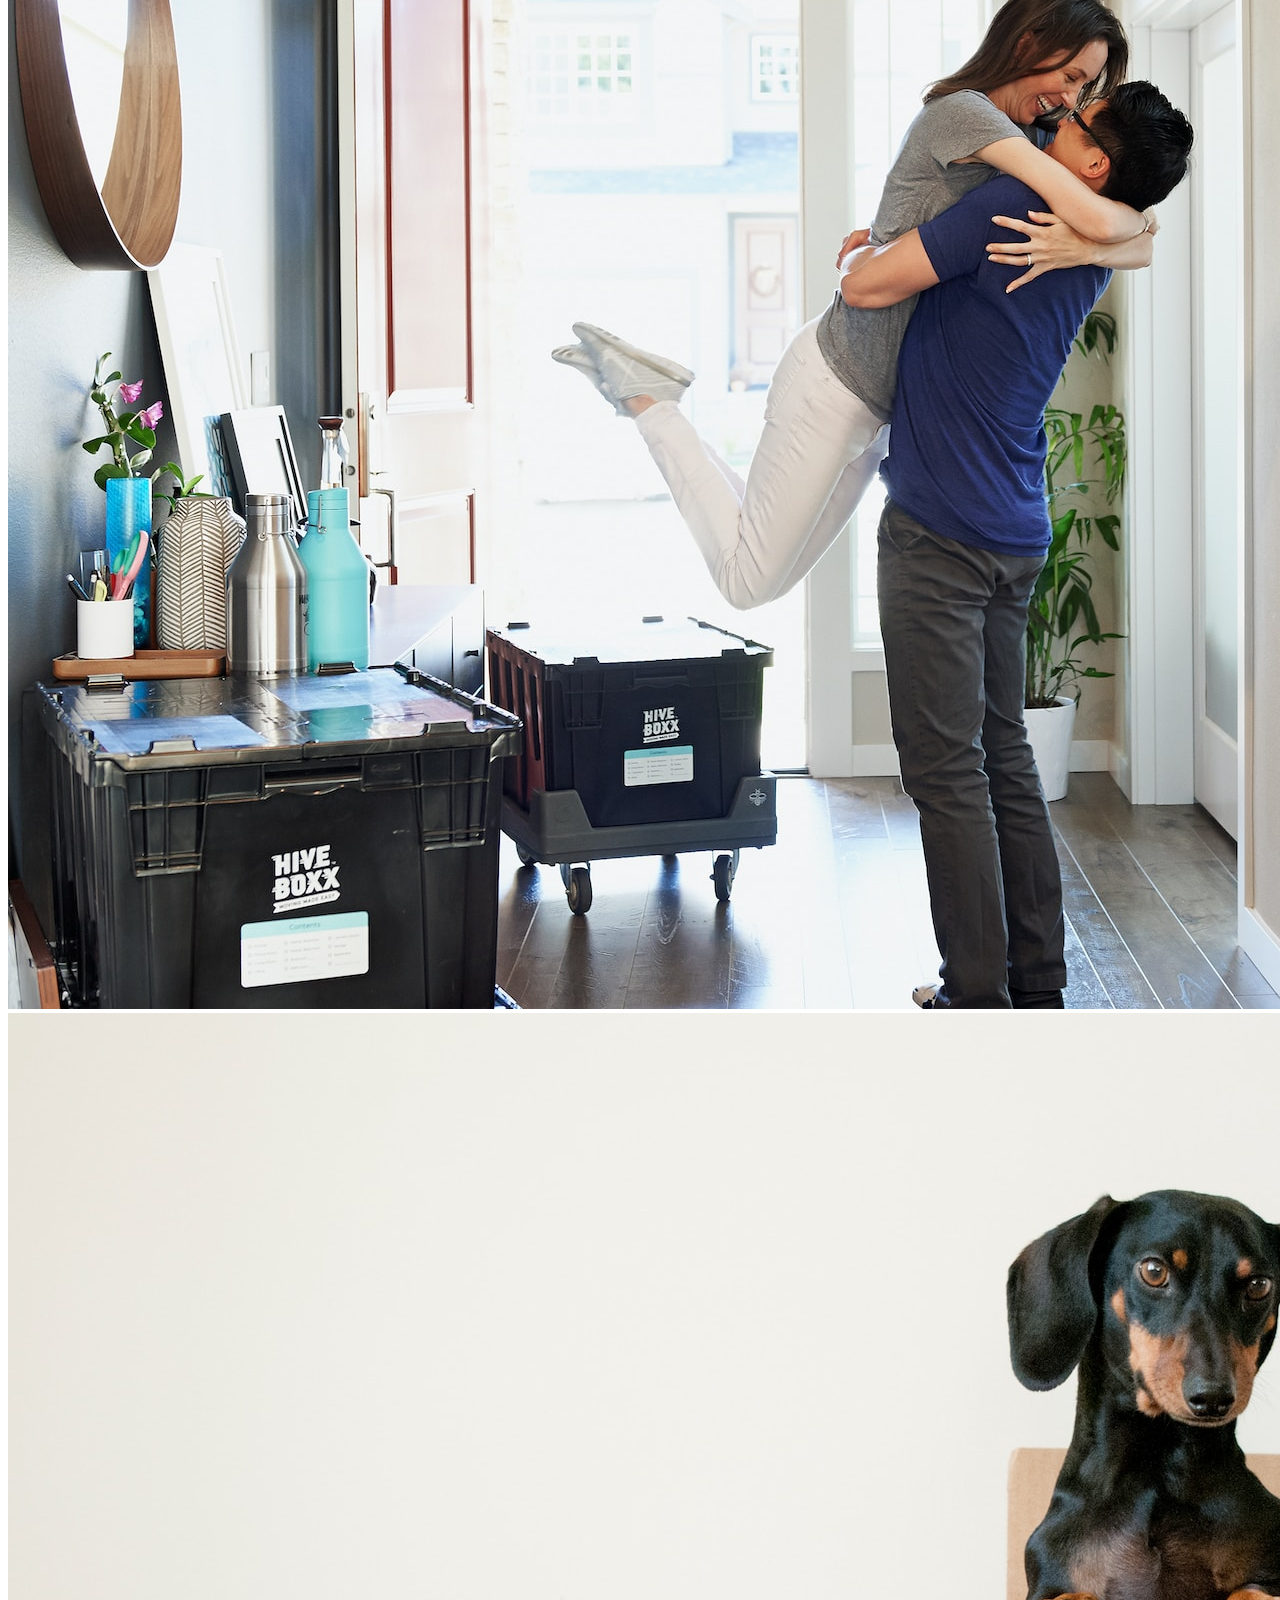
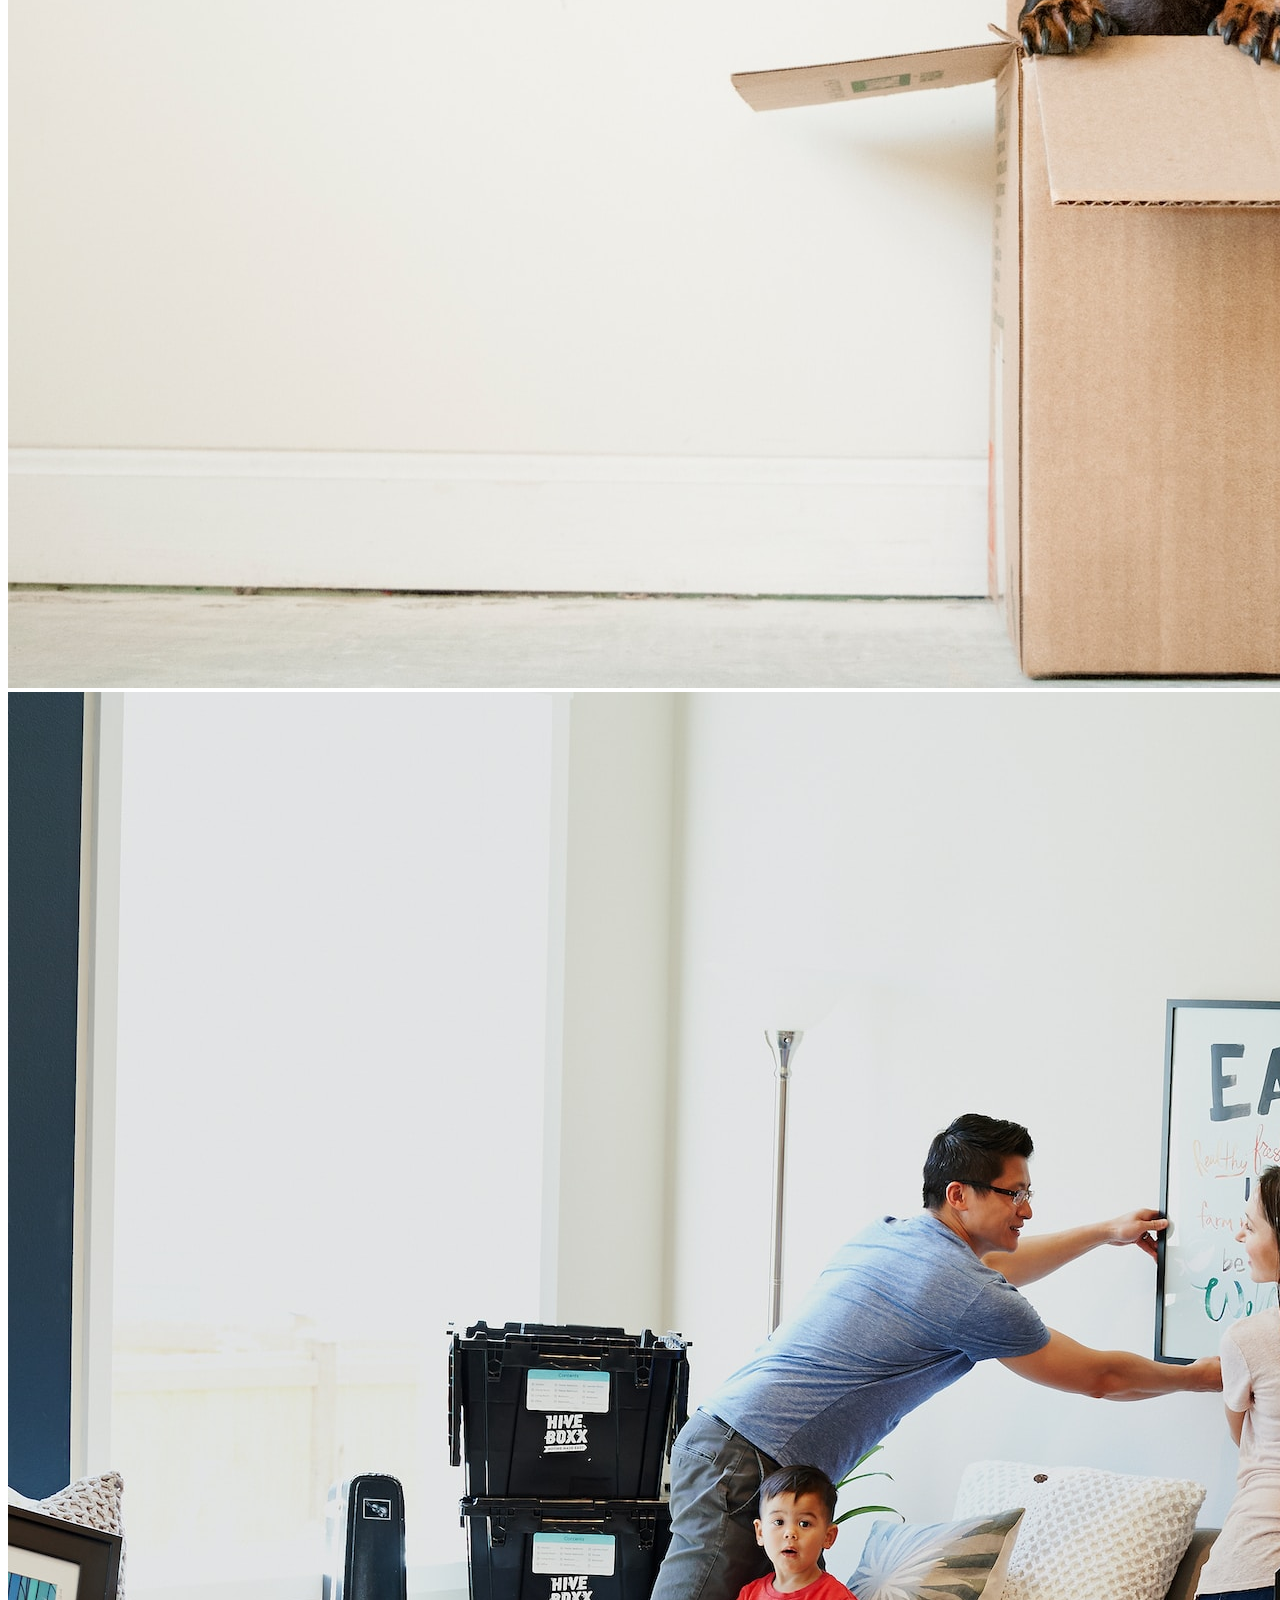
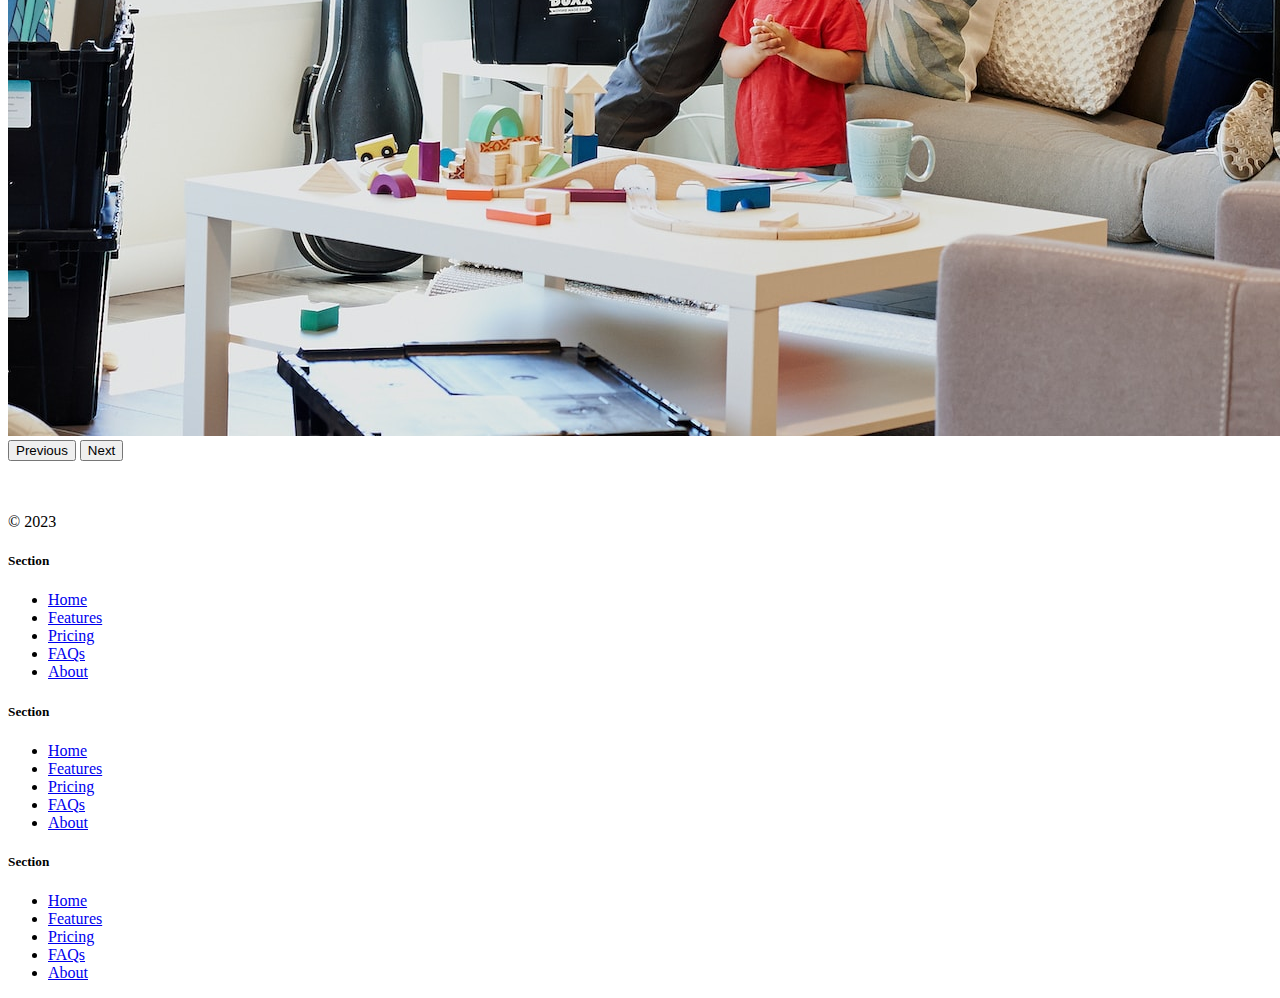
<file: public/11.2 Bootstrap Components/solution.html>
<!DOCTYPE html>
<html lang="en">

<head>
  <meta charset="UTF-8">
  <meta name="viewport" content="width=device-width, initial-scale=1.0">
  <title>Bootstrap Components</title>
  <link href="https://cdn.jsdelivr.net/npm/bootstrap@5.3.0-alpha2/dist/css/bootstrap.min.css" rel="stylesheet"
    integrity="sha384-aFq/bzH65dt+w6FI2ooMVUpc+21e0SRygnTpmBvdBgSdnuTN7QbdgL+OapgHtvPp" crossorigin="anonymous">
  <style>
    .feature-icon {
      width: 4rem;
      height: 4rem;
      border-radius: 0.75rem;
    }
  </style>
</head>

<body>

  <nav class="navbar navbar-expand-lg bg-body-tertiary">
    <div class="container-fluid">
      <a class="navbar-brand" href="#"><img src="./box-seam.svg" alt="moveit brand icon" height="30"> Move It</a>
      <button class="navbar-toggler" type="button" data-bs-toggle="collapse" data-bs-target="#navbarSupportedContent"
        aria-controls="navbarSupportedContent" aria-expanded="false" aria-label="Toggle navigation">
        <span class="navbar-toggler-icon"></span>
      </button>
      <div class="collapse navbar-collapse" id="navbarSupportedContent">
        <ul class="navbar-nav me-auto mb-2 mb-lg-0">
          <li class="nav-item">
            <a class="nav-link active" aria-current="page" href="#">Home</a>
          </li>
          <li class="nav-item">
            <a class="nav-link" href="#">About</a>
          </li>
          <li class="nav-item dropdown">
            <a class="nav-link dropdown-toggle" href="#" role="button" data-bs-toggle="dropdown" aria-expanded="false">
              Services
            </a>
            <ul class="dropdown-menu">
              <li><a class="dropdown-item" href="#">Action</a></li>
              <li><a class="dropdown-item" href="#">Another action</a></li>
              <li>
                <hr class="dropdown-divider">
              </li>
              <li><a class="dropdown-item" href="#">Something else here</a></li>
            </ul>
          </li>
        </ul>
        <form class="d-flex" role="search">
          <input class="form-control me-2" type="search" placeholder="Postcode" aria-label="Search">
          <button class="btn btn-outline-success" type="submit">Check</button>
        </form>
      </div>
    </div>
  </nav>


  <div class="px-4 pt-5 my-5 text-center border-bottom">
    <h1 class="display-4 fw-bold text-body-emphasis">Move With Joy</h1>
    <div class="col-lg-6 mx-auto">
      <p class="lead mb-4">Welcome to our website, where we are on a mission to provide exceptional moving services to
        customers in the US. As a
        startup, we believe that moving doesn't have to be stressful or complicated, and we are passionate about making
        the
        process as seamless and enjoyable as possible.
      </p>
      <div class="d-grid gap-2 d-sm-flex justify-content-sm-center mb-5">
        <button type="button" class="btn btn-primary btn-lg px-4 me-sm-3">Get a Quote</button>
        <button type="button" class="btn btn-outline-secondary btn-lg px-4">Contact Us</button>
      </div>
    </div>
    <div class="overflow-hidden" style="max-height: 30vh;">
      <div class="container px-5">
        <img src="./moving-van.jpg" class="img-fluid border rounded-3 shadow-lg mb-4" alt="Example image" width="700"
          height="500" loading="lazy">
      </div>
    </div>
  </div>

  <div class="container px-4 py-5" id="featured-3">
    <h2 class="pb-2 border-bottom">Why Move With Us?</h2>
    <div class="row g-4 py-5 row-cols-1 row-cols-lg-3">
      <div class="feature col">
        <div
          class="feature-icon d-inline-flex align-items-center justify-content-center text-bg-primary bg-gradient fs-2 mb-3">
          <img src="./briefcase.svg" alt="briefcase" height="30">
        </div>
        <h3 class="fs-2">Professional</h3>
        <p>Our team of professional movers are trained to prioritize efficiency, organization, and attention to detail.
          We
          understand that your possessions are more than just objects - they are a reflection of your life, memories,
          and
          experiences. That's why we take extra care to ensure that everything is packed and transported with the utmost
          care and
          attention.</p>
        <a href="#" class="icon-link">
          Get a quote
          <img src="./chevron-right.svg" alt="chevron-right">
        </a>
      </div>
      <div class="feature col">
        <div
          class="feature-icon d-inline-flex align-items-center justify-content-center text-bg-primary bg-gradient fs-2 mb-3">
          <img src="./bus-front.svg" alt="bus-front" height="30">
        </div>
        <h3 class="fs-2">Countrywide</h3>
        <p>We offer a range of services to suit your individual needs, whether you're moving locally or across the
          country. Our
          team can handle everything from packing and loading to unloading and unpacking, so you can focus on settling
          into your
          new home. And with our transparent pricing and no hidden fees, you can trust that you're getting a fair and
          competitive
          rate for our services.</p>
        <a href="#" class="icon-link">
          Get a quote
          <img src="./chevron-right.svg" alt="chevron-right">
        </a>
      </div>
      <div class="feature col">
        <div
          class="feature-icon d-inline-flex align-items-center justify-content-center text-bg-primary bg-gradient fs-2 mb-3">
          <img src="./chat-square-heart.svg" alt="chat-square-heart" height="30">
        </div>
        <h3 class="fs-2">Personal Touch</h3>
        <p>At our core, we believe that moving should be an exciting and positive experience, not a stressful one. By
          providing
          exceptional moving services in the US, we hope to revolutionize the way people think about moving and provide
          a better,
          more personalized experience for our customers. Contact us today to learn more about how we can help you with
          your next
          move.</p>
        <a href="#" class="icon-link">
          Get a quote
          <img src="./chevron-right.svg" alt="chevron-right">
        </a>
      </div>
    </div>
  </div>
  <div class="container">
    <div id="carouselExampleIndicators" class="carousel slide">
      <div class="carousel-indicators">
        <button type="button" data-bs-target="#carouselExampleIndicators" data-bs-slide-to="0" class="active"
          aria-current="true" aria-label="Slide 1"></button>
        <button type="button" data-bs-target="#carouselExampleIndicators" data-bs-slide-to="1"
          aria-label="Slide 2"></button>
        <button type="button" data-bs-target="#carouselExampleIndicators" data-bs-slide-to="2"
          aria-label="Slide 3"></button>
      </div>
      <div class="carousel-inner">
        <div class="carousel-item active">
          <img src="./couple.jpg" class="d-block w-100" alt="couple">
        </div>
        <div class="carousel-item">
          <img src="./dog.jpg" class="d-block w-100" alt="dog">
        </div>
        <div class="carousel-item">
          <img src="./family.jpg" class="d-block w-100" alt="family">
        </div>
      </div>
      <button class="carousel-control-prev" type="button" data-bs-target="#carouselExampleIndicators"
        data-bs-slide="prev">
        <span class="carousel-control-prev-icon" aria-hidden="true"></span>
        <span class="visually-hidden">Previous</span>
      </button>
      <button class="carousel-control-next" type="button" data-bs-target="#carouselExampleIndicators"
        data-bs-slide="next">
        <span class="carousel-control-next-icon" aria-hidden="true"></span>
        <span class="visually-hidden">Next</span>
      </button>
    </div>
  </div>

  <div class="container">
    <footer class="row row-cols-1 row-cols-sm-2 row-cols-md-5 py-5 my-5 border-top">
      <div class="col mb-3">
        <a href="/" class="d-flex align-items-center mb-3 link-body-emphasis text-decoration-none">
          <svg class="bi me-2" width="40" height="32">
            <use xlink:href="#bootstrap"></use>
          </svg>
        </a>
        <p class="text-body-secondary">© 2023</p>
      </div>

      <div class="col mb-3">

      </div>

      <div class="col mb-3">
        <h5>Section</h5>
        <ul class="nav flex-column">
          <li class="nav-item mb-2"><a href="#" class="nav-link p-0 text-body-secondary">Home</a></li>
          <li class="nav-item mb-2"><a href="#" class="nav-link p-0 text-body-secondary">Features</a></li>
          <li class="nav-item mb-2"><a href="#" class="nav-link p-0 text-body-secondary">Pricing</a></li>
          <li class="nav-item mb-2"><a href="#" class="nav-link p-0 text-body-secondary">FAQs</a></li>
          <li class="nav-item mb-2"><a href="#" class="nav-link p-0 text-body-secondary">About</a></li>
        </ul>
      </div>

      <div class="col mb-3">
        <h5>Section</h5>
        <ul class="nav flex-column">
          <li class="nav-item mb-2"><a href="#" class="nav-link p-0 text-body-secondary">Home</a></li>
          <li class="nav-item mb-2"><a href="#" class="nav-link p-0 text-body-secondary">Features</a></li>
          <li class="nav-item mb-2"><a href="#" class="nav-link p-0 text-body-secondary">Pricing</a></li>
          <li class="nav-item mb-2"><a href="#" class="nav-link p-0 text-body-secondary">FAQs</a></li>
          <li class="nav-item mb-2"><a href="#" class="nav-link p-0 text-body-secondary">About</a></li>
        </ul>
      </div>

      <div class="col mb-3">
        <h5>Section</h5>
        <ul class="nav flex-column">
          <li class="nav-item mb-2"><a href="#" class="nav-link p-0 text-body-secondary">Home</a></li>
          <li class="nav-item mb-2"><a href="#" class="nav-link p-0 text-body-secondary">Features</a></li>
          <li class="nav-item mb-2"><a href="#" class="nav-link p-0 text-body-secondary">Pricing</a></li>
          <li class="nav-item mb-2"><a href="#" class="nav-link p-0 text-body-secondary">FAQs</a></li>
          <li class="nav-item mb-2"><a href="#" class="nav-link p-0 text-body-secondary">About</a></li>
        </ul>
      </div>
    </footer>
  </div>
  <script src="https://cdn.jsdelivr.net/npm/bootstrap@5.3.0-alpha3/dist/js/bootstrap.bundle.min.js"
    integrity="sha384-ENjdO4Dr2bkBIFxQpeoTz1HIcje39Wm4jDKdf19U8gI4ddQ3GYNS7NTKfAdVQSZe"
    crossorigin="anonymous"></script>
</body>

</html>
</file>
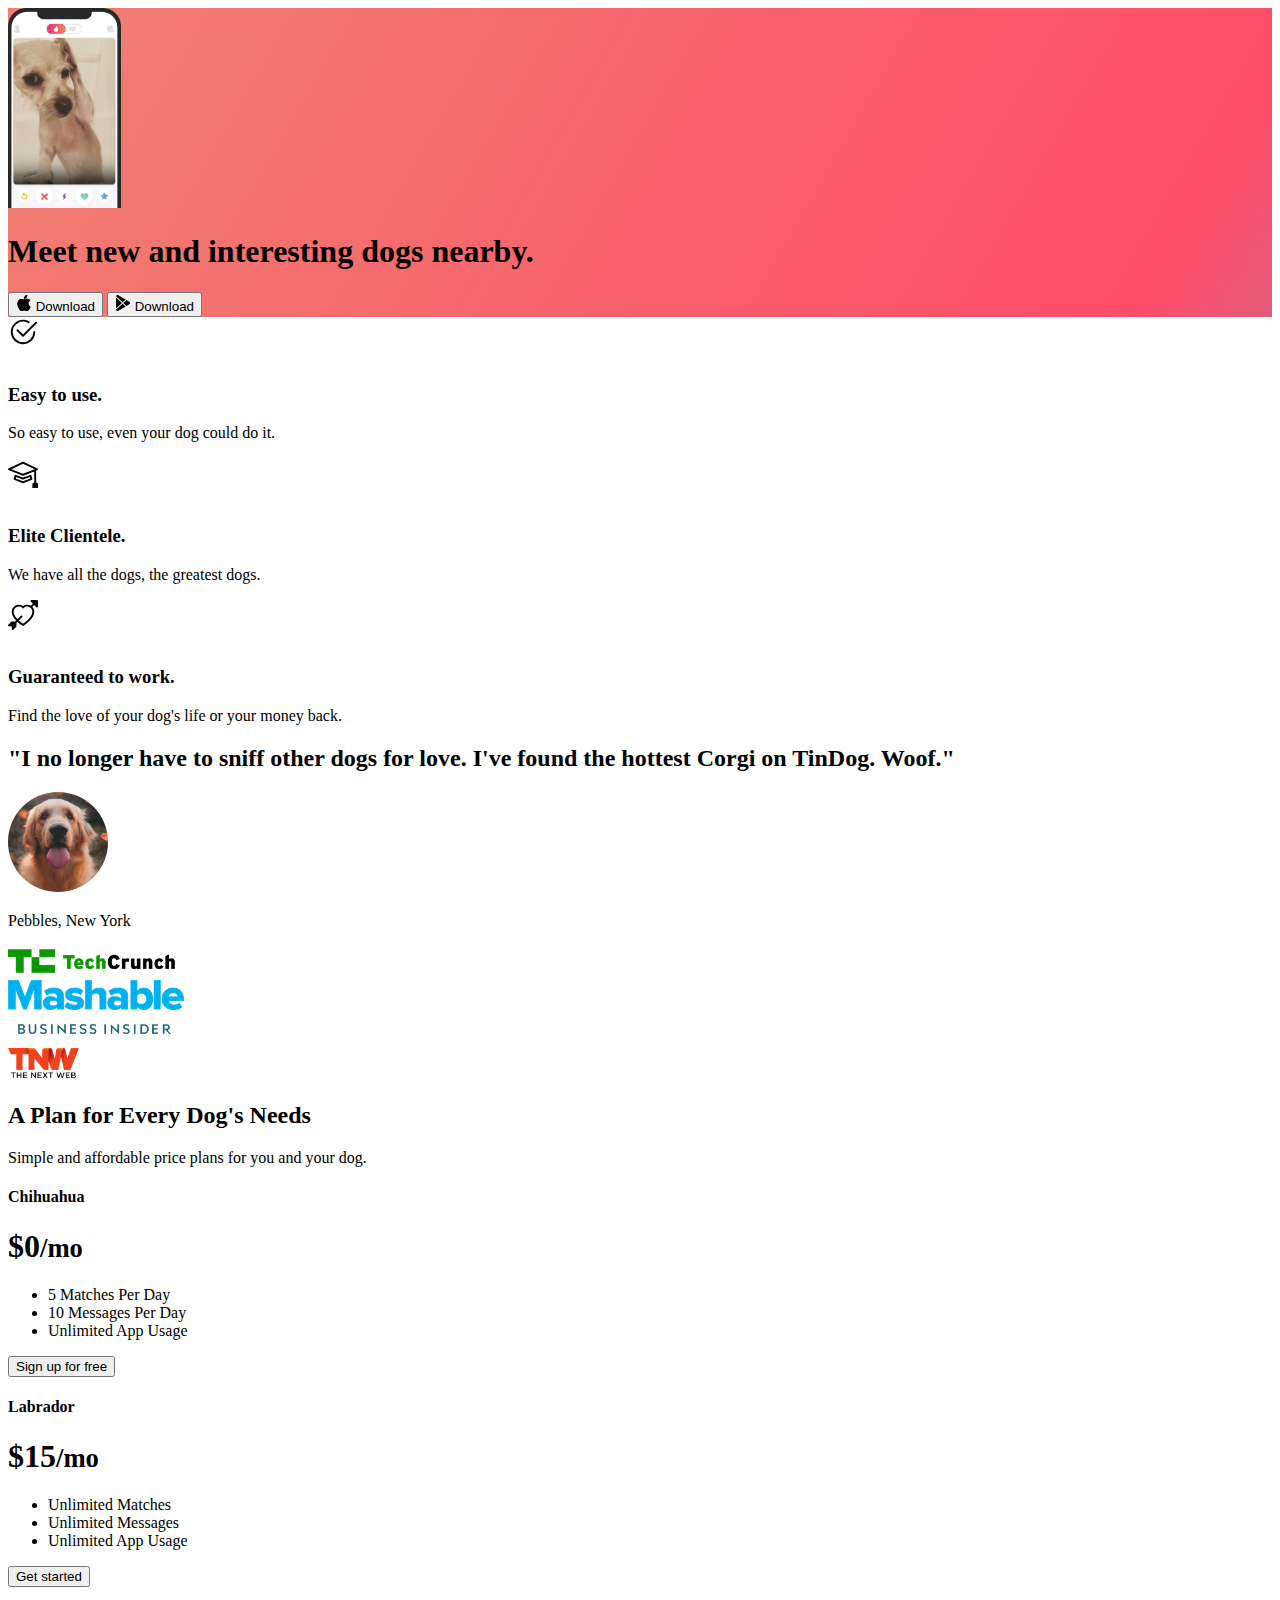
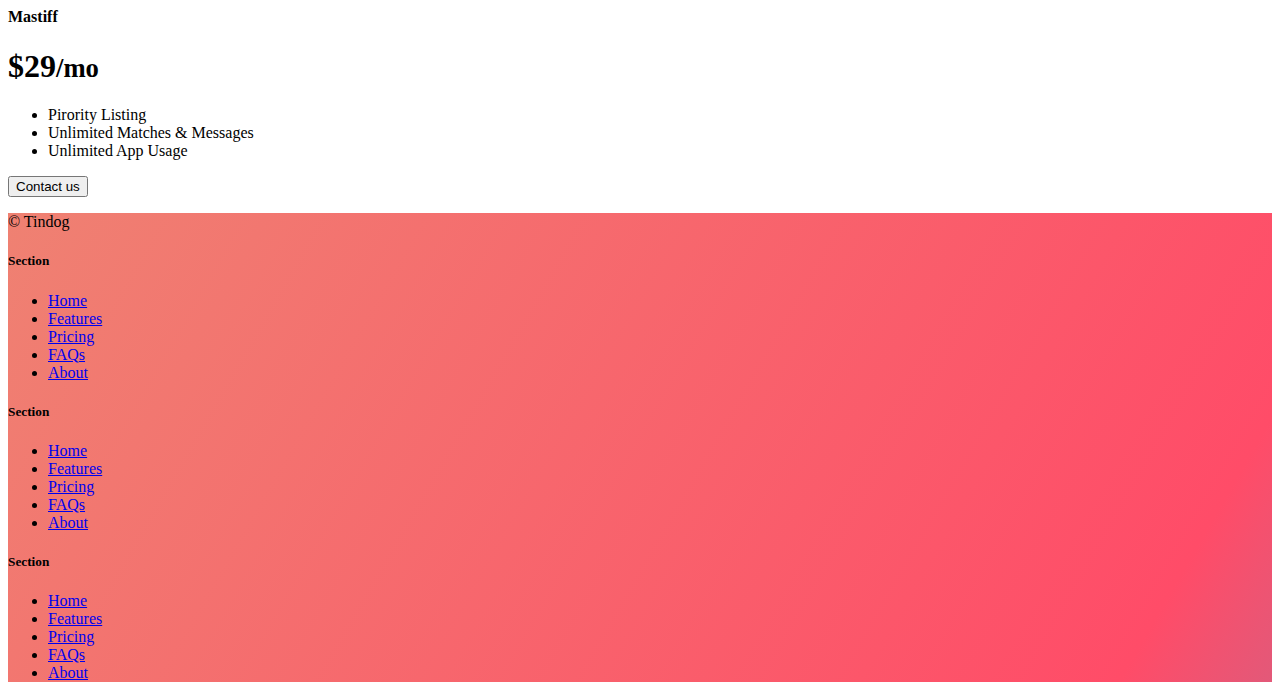
<file: public/11.3 TinDog Project/solution.html>
<!DOCTYPE html>
<html lang="en">

<head>
  <meta charset="UTF-8">
  <meta name="viewport" content="width=device-width, initial-scale=1.0">
  <title>TinDog</title>
  <link href="https://cdn.jsdelivr.net/npm/bootstrap@5.3.0-alpha3/dist/css/bootstrap.min.css" rel="stylesheet"
    integrity="sha384-KK94CHFLLe+nY2dmCWGMq91rCGa5gtU4mk92HdvYe+M/SXH301p5ILy+dN9+nJOZ" crossorigin="anonymous">
  <link rel="stylesheet" href="./css/solution.css">
</head>

<body>


  <!-- Title -->
  <section id="title" class="gradient-background">

    <div class="container col-xxl-8 px-4 pt-5">
      <div class="row flex-lg-row-reverse align-items-center g-5 pt-5">
        <div class="col-10 col-sm-8 col-lg-6">
          <img src="./images/iphone.png" class="d-block mx-lg-auto img-fluid" alt="Bootstrap Themes" height="200"
            loading="lazy">
        </div>
        <div class="col-lg-6">
          <h1 class="display-5 fw-bold text-body-emphasis lh-1 mb-3">Meet new and interesting dogs nearby.</h1>

          <div class="d-grid gap-2 d-md-flex justify-content-md-start">
            <button type="button" class="btn btn-light btn-lg px-4 me-md-2"><svg xmlns="http://www.w3.org/2000/svg"
                width="16" height="16" fill="currentColor" class="bi bi-apple mb-1" viewBox="0 0 16 16">
                <path
                  d="M11.182.008C11.148-.03 9.923.023 8.857 1.18c-1.066 1.156-.902 2.482-.878 2.516.024.034 1.52.087 2.475-1.258.955-1.345.762-2.391.728-2.43Zm3.314 11.733c-.048-.096-2.325-1.234-2.113-3.422.212-2.189 1.675-2.789 1.698-2.854.023-.065-.597-.79-1.254-1.157a3.692 3.692 0 0 0-1.563-.434c-.108-.003-.483-.095-1.254.116-.508.139-1.653.589-1.968.607-.316.018-1.256-.522-2.267-.665-.647-.125-1.333.131-1.824.328-.49.196-1.422.754-2.074 2.237-.652 1.482-.311 3.83-.067 4.56.244.729.625 1.924 1.273 2.796.576.984 1.34 1.667 1.659 1.899.319.232 1.219.386 1.843.067.502-.308 1.408-.485 1.766-.472.357.013 1.061.154 1.782.539.571.197 1.111.115 1.652-.105.541-.221 1.324-1.059 2.238-2.758.347-.79.505-1.217.473-1.282Z" />
                <path
                  d="M11.182.008C11.148-.03 9.923.023 8.857 1.18c-1.066 1.156-.902 2.482-.878 2.516.024.034 1.52.087 2.475-1.258.955-1.345.762-2.391.728-2.43Zm3.314 11.733c-.048-.096-2.325-1.234-2.113-3.422.212-2.189 1.675-2.789 1.698-2.854.023-.065-.597-.79-1.254-1.157a3.692 3.692 0 0 0-1.563-.434c-.108-.003-.483-.095-1.254.116-.508.139-1.653.589-1.968.607-.316.018-1.256-.522-2.267-.665-.647-.125-1.333.131-1.824.328-.49.196-1.422.754-2.074 2.237-.652 1.482-.311 3.83-.067 4.56.244.729.625 1.924 1.273 2.796.576.984 1.34 1.667 1.659 1.899.319.232 1.219.386 1.843.067.502-.308 1.408-.485 1.766-.472.357.013 1.061.154 1.782.539.571.197 1.111.115 1.652-.105.541-.221 1.324-1.059 2.238-2.758.347-.79.505-1.217.473-1.282Z" />
              </svg> Download</button>
            <button type="button" class="btn btn-outline-light btn-lg px-4"><svg xmlns="http://www.w3.org/2000/svg"
                width="16" height="16" fill="currentColor" class="bi bi-google-play mb-1" viewBox="0 0 16 16">
                <path
                  d="M14.222 9.374c1.037-.61 1.037-2.137 0-2.748L11.528 5.04 8.32 8l3.207 2.96 2.694-1.586Zm-3.595 2.116L7.583 8.68 1.03 14.73c.201 1.029 1.36 1.61 2.303 1.055l7.294-4.295ZM1 13.396V2.603L6.846 8 1 13.396ZM1.03 1.27l6.553 6.05 3.044-2.81L3.333.215C2.39-.341 1.231.24 1.03 1.27Z" />
              </svg> Download</button>
          </div>
        </div>
      </div>
    </div>
  </section>
  <!-- Features -->
  <section id="features">
    <div class="container mt-5">
      <div class="row g-4 py-5 row-cols-1 row-cols-lg-3">
        <div class="col d-flex align-items-start">
          <div
            class="icon-square text-body-emphasis bg-body-secondary d-inline-flex align-items-center justify-content-center fs-4 flex-shrink-0 me-3">
            <svg xmlns="http://www.w3.org/2000/svg" height="30" fill="currentColor" class="bi bi-check2-circle"
              viewBox="0 0 16 16">
              <path
                d="M2.5 8a5.5 5.5 0 0 1 8.25-4.764.5.5 0 0 0 .5-.866A6.5 6.5 0 1 0 14.5 8a.5.5 0 0 0-1 0 5.5 5.5 0 1 1-11 0z" />
              <path
                d="M15.354 3.354a.5.5 0 0 0-.708-.708L8 9.293 5.354 6.646a.5.5 0 1 0-.708.708l3 3a.5.5 0 0 0 .708 0l7-7z" />
            </svg>
          </div>
          <div>
            <h3 class="fs-2">Easy to use.</h3>
            <p>So easy to use, even your dog could do it.</p>

          </div>
        </div>
        <div class="col d-flex align-items-start">
          <div
            class="icon-square text-body-emphasis bg-body-secondary d-inline-flex align-items-center justify-content-center fs-4 flex-shrink-0 me-3">
            <svg xmlns="http://www.w3.org/2000/svg" height="30" fill="currentColor" class="bi bi-mortarboard"
              viewBox="0 0 16 16">
              <path
                d="M8.211 2.047a.5.5 0 0 0-.422 0l-7.5 3.5a.5.5 0 0 0 .025.917l7.5 3a.5.5 0 0 0 .372 0L14 7.14V13a1 1 0 0 0-1 1v2h3v-2a1 1 0 0 0-1-1V6.739l.686-.275a.5.5 0 0 0 .025-.917l-7.5-3.5ZM8 8.46 1.758 5.965 8 3.052l6.242 2.913L8 8.46Z" />
              <path
                d="M4.176 9.032a.5.5 0 0 0-.656.327l-.5 1.7a.5.5 0 0 0 .294.605l4.5 1.8a.5.5 0 0 0 .372 0l4.5-1.8a.5.5 0 0 0 .294-.605l-.5-1.7a.5.5 0 0 0-.656-.327L8 10.466 4.176 9.032Zm-.068 1.873.22-.748 3.496 1.311a.5.5 0 0 0 .352 0l3.496-1.311.22.748L8 12.46l-3.892-1.556Z" />
            </svg>
          </div>
          <div>
            <h3 class="fs-2">Elite Clientele.</h3>
            <p>We have all the dogs, the greatest dogs.</p>

          </div>
        </div>
        <div class="col d-flex align-items-start">
          <div
            class="icon-square text-body-emphasis bg-body-secondary d-inline-flex align-items-center justify-content-center fs-4 flex-shrink-0 me-3">
            <svg xmlns="http://www.w3.org/2000/svg" height="30" fill="currentColor" class="bi bi-arrow-through-heart"
              viewBox="0 0 16 16">
              <path fill-rule="evenodd"
                d="M2.854 15.854A.5.5 0 0 1 2 15.5V14H.5a.5.5 0 0 1-.354-.854l1.5-1.5A.5.5 0 0 1 2 11.5h1.793l.53-.53c-.771-.802-1.328-1.58-1.704-2.32-.798-1.575-.775-2.996-.213-4.092C3.426 2.565 6.18 1.809 8 3.233c1.25-.98 2.944-.928 4.212-.152L13.292 2 12.147.854A.5.5 0 0 1 12.5 0h3a.5.5 0 0 1 .5.5v3a.5.5 0 0 1-.854.354L14 2.707l-1.006 1.006c.236.248.44.531.6.845.562 1.096.585 2.517-.213 4.092-.793 1.563-2.395 3.288-5.105 5.08L8 13.912l-.276-.182a21.86 21.86 0 0 1-2.685-2.062l-.539.54V14a.5.5 0 0 1-.146.354l-1.5 1.5Zm2.893-4.894A20.419 20.419 0 0 0 8 12.71c2.456-1.666 3.827-3.207 4.489-4.512.679-1.34.607-2.42.215-3.185-.817-1.595-3.087-2.054-4.346-.761L8 4.62l-.358-.368c-1.259-1.293-3.53-.834-4.346.761-.392.766-.464 1.845.215 3.185.323.636.815 1.33 1.519 2.065l1.866-1.867a.5.5 0 1 1 .708.708L5.747 10.96Z" />
            </svg>
          </div>
          <div>
            <h3 class="fs-2">Guaranteed to work.</h3>
            <p>Find the love of your dog's life or your money back.</p>

          </div>
        </div>
      </div>
    </div>
  </section>
  <!-- Testimonial -->
  <section id="testimonial">
    <div class="my-5">
      <div class="p-5 text-center bg-body-tertiary">
        <div class="container py-5">
          <h2 class="text-body-emphasis">"I no longer have to sniff other dogs for love. I've found the hottest Corgi on
            TinDog. Woof."</h2>
          <img class="profile-img mt-5" src="./images/dog-img.jpg" alt="dog image">
          <p class="col-lg-8 mx-auto lead mt-2">
            Pebbles, New York
          </p>
        </div>

        <div class="container">
          <div class="row">
            <div class="col-lg-3 col-sm-12">
              <img src="./images/techcrunch.png" alt="techcrunch" height="30">
            </div>
            <div class="col-lg-3 col-sm-12">
              <img src="./images/mashable.png" alt="mashable" height="30">
            </div>
            <div class="col-lg-3 col-sm-12">
              <img src="./images/bizinsider.png" alt="bizinsider" height="30">
            </div>
            <div class="col-lg-3 col-sm-12">
              <img src="./images/tnw.png" alt="tnw" height="30">
            </div>
          </div>
        </div>
      </div>
    </div>
  </section>
  <!-- Pricing -->
  <section id="pricing">
    <div class="container">
      <div class="pricing-header p-3 pb-md-4 mx-auto text-center">
        <h2 class="display-4 fw-normal">A Plan for Every Dog's Needs</h2>
        <p class="fs-5 text-body-secondary">Simple and affordable price plans for you and your dog.
      </div>
      <div class="row row-cols-1 row-cols-md-3 mb-3 text-center">
        <div class="col">
          <div class="card mb-4 rounded-3 shadow-sm">
            <div class="card-header py-3">
              <h4 class="my-0 fw-normal">Chihuahua</h4>
            </div>
            <div class="card-body">
              <h1 class="card-title pricing-card-title">$0<small class="text-body-secondary fw-light">/mo</small></h1>
              <ul class="list-unstyled mt-3 mb-4">
                <li>5 Matches Per Day</li>
                <li>10 Messages Per Day</li>
                <li>Unlimited App Usage</li>
              </ul>
              <button type="button" class="w-100 btn btn-lg btn-outline-dark">Sign up for free</button>
            </div>
          </div>
        </div>
        <div class="col">
          <div class="card mb-4 rounded-3 shadow-sm">
            <div class="card-header py-3">
              <h4 class="my-0 fw-normal">Labrador</h4>
            </div>
            <div class="card-body">
              <h1 class="card-title pricing-card-title">$15<small class="text-body-secondary fw-light">/mo</small></h1>
              <ul class="list-unstyled mt-3 mb-4">
                <li>Unlimited Matches</li>
                <li>Unlimited Messages</li>
                <li>Unlimited App Usage</li>
              </ul>
              <button type="button" class="w-100 btn btn-lg btn-dark">Get started</button>
            </div>
          </div>
        </div>
        <div class="col">
          <div class="card mb-4 rounded-3 shadow-sm border-dark">
            <div class="card-header py-3 text-bg-dark border-dark">
              <h4 class="my-0 fw-normal">Mastiff</h4>
            </div>
            <div class="card-body">
              <h1 class="card-title pricing-card-title">$29<small class="text-body-secondary fw-light">/mo</small></h1>
              <ul class="list-unstyled mt-3 mb-4">
                <li>Pirority Listing</li>
                <li>Unlimited Matches & Messages</li>
                <li>Unlimited App Usage</li>
              </ul>
              <button type="button" class="w-100 btn btn-lg btn-dark">Contact us</button>
            </div>
          </div>
        </div>
      </div>
    </div>
  </section>
  <!-- Footer -->
  <section id="contact" class="gradient-background">
    <div class="container ">
      <footer class="row row-cols-1 row-cols-sm-2 row-cols-md-5 py-5 mt-5 border-top">
        <div class="col mb-3">

          <p class="text-body-secondary">© Tindog</p>
        </div>

        <div class="col mb-3">

        </div>

        <div class="col mb-3">
          <h5>Section</h5>
          <ul class="nav flex-column">
            <li class="nav-item mb-2"><a href="#" class="nav-link p-0 text-body-secondary">Home</a></li>
            <li class="nav-item mb-2"><a href="#" class="nav-link p-0 text-body-secondary">Features</a></li>
            <li class="nav-item mb-2"><a href="#" class="nav-link p-0 text-body-secondary">Pricing</a></li>
            <li class="nav-item mb-2"><a href="#" class="nav-link p-0 text-body-secondary">FAQs</a></li>
            <li class="nav-item mb-2"><a href="#" class="nav-link p-0 text-body-secondary">About</a></li>
          </ul>
        </div>

        <div class="col mb-3">
          <h5>Section</h5>
          <ul class="nav flex-column">
            <li class="nav-item mb-2"><a href="#" class="nav-link p-0 text-body-secondary">Home</a></li>
            <li class="nav-item mb-2"><a href="#" class="nav-link p-0 text-body-secondary">Features</a></li>
            <li class="nav-item mb-2"><a href="#" class="nav-link p-0 text-body-secondary">Pricing</a></li>
            <li class="nav-item mb-2"><a href="#" class="nav-link p-0 text-body-secondary">FAQs</a></li>
            <li class="nav-item mb-2"><a href="#" class="nav-link p-0 text-body-secondary">About</a></li>
          </ul>
        </div>

        <div class="col mb-3">
          <h5>Section</h5>
          <ul class="nav flex-column">
            <li class="nav-item mb-2"><a href="#" class="nav-link p-0 text-body-secondary">Home</a></li>
            <li class="nav-item mb-2"><a href="#" class="nav-link p-0 text-body-secondary">Features</a></li>
            <li class="nav-item mb-2"><a href="#" class="nav-link p-0 text-body-secondary">Pricing</a></li>
            <li class="nav-item mb-2"><a href="#" class="nav-link p-0 text-body-secondary">FAQs</a></li>
            <li class="nav-item mb-2"><a href="#" class="nav-link p-0 text-body-secondary">About</a></li>
          </ul>
        </div>
      </footer>
    </div>
  </section>
</body>

</html>
</file>
<file: style.css>
*{
  background-color: rgb(144, 241, 241);
  margin: 0;
  padding: 0;
}
  .body{
  text-align: justify;
  font-family:Arial, Helvetica, sans-serif;
  margin-bottom: 5%;
    }
  .Top{
    font-size: 2rem;
    color: rgb(24, 126, 126);
    display: flexbox;
    align-items: center;
      }
    .middle{
    font-size: 1rem;
    color: rgb(24, 126, 126);
    display: flexbox;
    text-align: center;
  }
  .photo{
    border-radius: 50%;
  }
  .Resume{
    font-size: 2rem;
    display: grid;
    grid-template-columns: 5fr 1fr;
    grid-template-rows: 3fr 3fr;
  }
  .contact-me{
    font-size: 2rem;
    display: grid;
    grid-template-columns: 5fr 1fr;
    grid-template-rows: 1fr 2fr;
  }
  .btn{
   background-color: rgb(24, 126, 126);
   font-size: 1rem;
   color: rgb(144, 241, 241);
   }
</file>
<file: public/resume.css>
*{
        background-color: rgb(144, 241, 241);
        font-family:Arial, Helvetica, sans-serif;
        } 
.container{
    margin: 0;
    text-align: justify;
    color: rgb(24, 126, 126);
}
.Summery
{
    display: flexbox;
    justify-content:left;
    font-size: 1rem;
    color: rgb(24, 126, 126);
 }
.photo{
    border-radius: 50%;
    }
.education{
    display: flexbox;
    justify-content: left;
    font-size: 1rem;
    color: rgb(24, 126, 126);
    }
.workexperience{
    display: flexbox;
    justify-content: left;
    font-size: 1rem;
    color: rgb(24, 126, 126);
    }
.skills{
    display: flexbox;
    justify-content: left;
    font-size: 1rem;
    color: rgb(24, 126, 126);
}
</file>
<file: public/11.3 TinDog Project/style.css>
.gradient-background {
  background: linear-gradient(300deg, #00bfff, #ff4c68, #ef8172);
  background-size: 180% 180%;
  animation: gradient-animation 18s ease infinite;
}

@keyframes gradient-animation {
  0% {
    background-position: 0% 50%;
  }
  50% {
    background-position: 100% 50%;
  }
  100% {
    background-position: 0% 50%;
  }
}

.icon-square {
  width: 3rem;
  height: 3rem;
  border-radius: 0.75rem;
}

.profile-img {
  border-radius: 50%;
    height: 100px;
}
</file>
<file: public/11.3 TinDog Project/css/solution.css>
.gradient-background {
  background: linear-gradient(300deg, #00bfff, #ff4c68, #ef8172);
  background-size: 180% 180%;
  animation: gradient-animation 18s ease infinite;
}

@keyframes gradient-animation {
  0% {
    background-position: 0% 50%;
  }
  50% {
    background-position: 100% 50%;
  }
  100% {
    background-position: 0% 50%;
  }
}

.icon-square {
  width: 3rem;
  height: 3rem;
  border-radius: 0.75rem;
}

.profile-img {
  border-radius: 50%;
  height: 100px;
}
</file>
